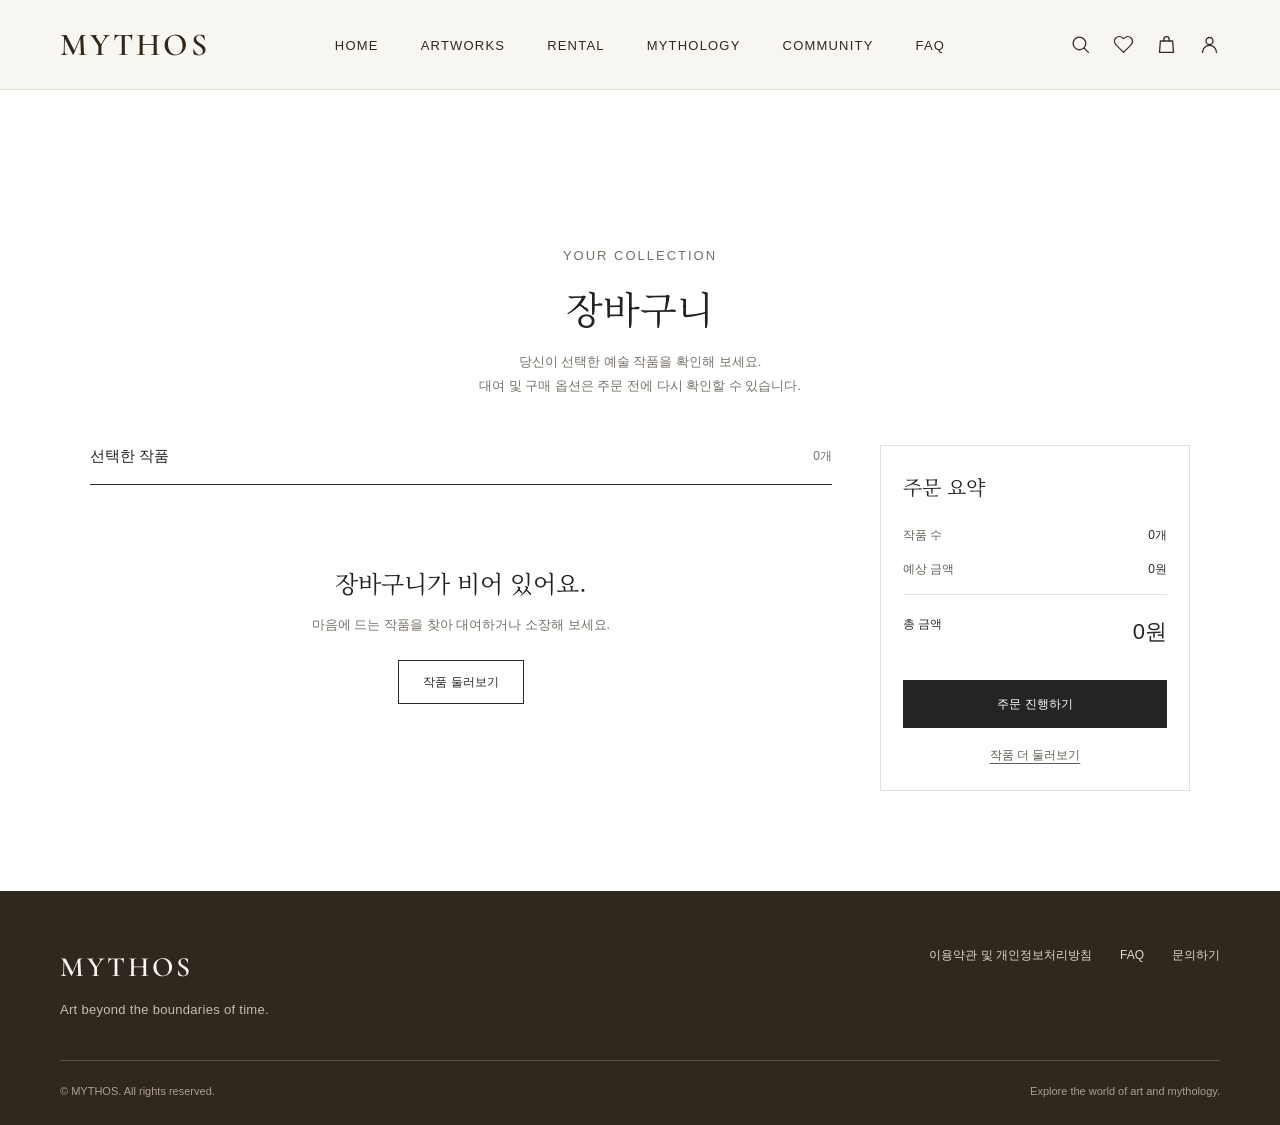
<file: cart.html>
<!DOCTYPE html>
<html lang="ko">

<head>
    <meta charset="UTF-8">
    <meta name="viewport" content="width=device-width, initial-scale=1.0">
    <title>장바구니 | MYTHOS</title>
    <link rel="icon" type="image/svg+xml" href="image/icons/logo.svg">

    <link rel="preconnect" href="https://fonts.googleapis.com">
    <link rel="preconnect" href="https://fonts.gstatic.com" crossorigin>
    <link
        href="https://fonts.googleapis.com/css2?family=Cormorant+Garamond:wght@400;500;600&family=Noto+Sans+KR:wght@300;400;500;600&family=Noto+Serif+KR:wght@300;400;500;600&display=swap"
        rel="stylesheet">

    <link rel="stylesheet" href="css/reset.css">
    <link rel="stylesheet" href="css/common.css">
    <script src="js/common.js" defer></script>

    <style>
        .cart-page {
            width: calc(100% - 48px);
            max-width: 1100px;
            min-height: 65vh;
            margin: 0 auto;
            padding: 140px 0 100px;
        }

        .cart-heading {
            margin-bottom: 48px;
            text-align: center;
        }

        .cart-eyebrow {
            margin-bottom: 12px;
            color: #898276;
            font-size: 11px;
            letter-spacing: 2px;
        }

        .cart-heading h1 {
            font-family: "Noto Serif KR", serif;
            font-size: clamp(28px, 4vw, 38px);
            font-weight: 400;
        }

        .cart-heading p {
            margin-top: 14px;
            color: #777168;
            font-size: 13px;
            line-height: 1.8;
        }

        .cart-content {
            display: grid;
            grid-template-columns: minmax(0, 1fr) 310px;
            gap: 48px;
            align-items: start;
        }

        .cart-list-heading {
            display: flex;
            justify-content: space-between;
            align-items: center;
            gap: 12px;
            padding-bottom: 16px;
            border-bottom: 1px solid #292929;
        }

        .cart-list-heading h2 {
            font-size: 15px;
            font-weight: 500;
        }

        .cart-count {
            color: #777168;
            font-size: 12px;
        }

        .cart-item {
            display: grid;
            grid-template-columns: 120px minmax(0, 1fr);
            gap: 20px;
            padding: 24px 0;
            border-bottom: 1px solid #e5e1d9;
        }

        .cart-item-image {
            display: block;
            width: 120px;
            aspect-ratio: 4 / 5;
            background: #f1efeb;
            object-fit: cover;
        }

        .cart-item-info {
            min-width: 0;
        }

        .cart-item-category {
            margin-bottom: 8px;
            color: #898276;
            font-size: 10px;
            letter-spacing: 1px;
        }

        .cart-item-title {
            margin-bottom: 6px;
            font-family: "Noto Serif KR", serif;
            font-size: 18px;
            font-weight: 400;
        }

        .cart-item-artist {
            margin-bottom: 14px;
            color: #777168;
            font-size: 12px;
        }

        .cart-item-option {
            color: #555047;
            font-size: 12px;
            line-height: 1.8;
        }

        .cart-item-bottom {
            display: flex;
            justify-content: space-between;
            align-items: center;
            flex-wrap: wrap;
            gap: 12px;
            margin-top: 18px;
        }

        .cart-quantity {
            display: flex;
            align-items: center;
            border: 1px solid #d8d5cf;
        }

        .cart-quantity button {
            width: 30px;
            height: 30px;
            border: 0;
            background: #fff;
            cursor: pointer;
        }

        .cart-quantity output {
            min-width: 28px;
            text-align: center;
            font-size: 12px;
        }

        .cart-item-price {
            font-size: 15px;
            font-weight: 500;
        }

        .cart-remove {
            margin-top: 12px;
            padding: 0;
            border: 0;
            background: none;
            color: #898276;
            font-family: inherit;
            font-size: 11px;
            text-decoration: underline;
            text-underline-offset: 3px;
            cursor: pointer;
        }

        .cart-summary {
            position: sticky;
            top: 100px;
            padding: 26px 22px;
            border: 1px solid #e5e1d9;
        }

        .cart-summary h2 {
            margin-bottom: 24px;
            font-family: "Noto Serif KR", serif;
            font-size: 20px;
            font-weight: 400;
        }

        .cart-summary-row {
            display: flex;
            justify-content: space-between;
            gap: 16px;
            margin: 16px 0;
            color: #666159;
            font-size: 12px;
        }

        .cart-summary-row strong {
            color: #292929;
            font-weight: 500;
            text-align: right;
        }

        .cart-summary-total {
            padding-top: 20px;
            border-top: 1px solid #e5e1d9;
        }

        .cart-summary-total span {
            color: #292929;
        }

        .cart-summary-total strong {
            font-size: 22px;
        }

        .cart-checkout {
            width: 100%;
            min-height: 48px;
            margin-top: 16px;
            border: 1px solid #242424;
            background: #242424;
            color: #fff;
            font-family: inherit;
            font-size: 12px;
            cursor: pointer;
        }

        .cart-checkout:hover {
            background: #444;
        }

        .cart-continue {
            display: block;
            margin-top: 18px;
            color: #625d54;
            font-size: 12px;
            text-align: center;
            text-decoration: underline;
            text-underline-offset: 4px;
        }

        .cart-empty {
            padding: 80px 20px;
            text-align: center;
        }

        .cart-empty h2 {
            margin-bottom: 12px;
            font-family: "Noto Serif KR", serif;
            font-size: 24px;
            font-weight: 400;
        }

        .cart-empty p {
            margin-bottom: 24px;
            color: #777168;
            font-size: 13px;
            line-height: 1.8;
        }

        .cart-empty-link {
            display: inline-flex;
            align-items: center;
            justify-content: center;
            min-height: 44px;
            padding: 0 24px;
            border: 1px solid #292929;
            color: #292929;
            font-size: 12px;
            text-decoration: none;
        }

        .cart-message {
            margin-top: 14px;
            color: #625d54;
            font-size: 12px;
            line-height: 1.7;
        }

        @media (max-width: 768px) {
            .cart-page {
                width: calc(100% - 36px);
                padding: 110px 0 64px;
            }

            .cart-heading {
                margin-bottom: 32px;
            }

            .cart-content {
                grid-template-columns: 1fr;
                gap: 28px;
            }

            .cart-summary {
                position: static;
            }

            .cart-item {
                grid-template-columns: 92px minmax(0, 1fr);
                gap: 14px;
            }

            .cart-item-image {
                width: 92px;
            }

            .cart-item-title {
                font-size: 16px;
            }
        }

        @media (max-width: 380px) {
            .cart-item-bottom {
                align-items: flex-start;
                flex-direction: column;
            }
        }
    </style>
</head>

<body>
    <div id="common-header"></div>


    <main class="cart-page">
        <div class="cart-heading">
            <p class="cart-eyebrow">YOUR COLLECTION</p>
            <h1>장바구니</h1>
            <p>
                당신이 선택한 예술 작품을 확인해 보세요.<br>
                대여 및 구매 옵션은 주문 전에 다시 확인할 수 있습니다.
            </p>
        </div>

        <section id="cart-main" aria-label="장바구니 내용">
            <div class="cart-content">
                <div class="cart-list">
                    <div class="cart-list-heading">
                        <h2>선택한 작품</h2>
                        <span class="cart-count" id="cart-count">0개</span>
                    </div>
                    <div id="cart-items"></div>
                </div>

                <aside class="cart-summary">
                    <h2>주문 요약</h2>

                    <div class="cart-summary-row">
                        <span>작품 수</span>
                        <strong id="summary-count">0개</strong>
                    </div>

                    <div class="cart-summary-row">
                        <span>예상 금액</span>
                        <strong id="summary-subtotal">0원</strong>
                    </div>

                    <div class="cart-summary-row cart-summary-total">
                        <span>총 금액</span>
                        <strong id="summary-total">0원</strong>
                    </div>

                    <button type="button" class="cart-checkout" id="cart-checkout">
                        주문 진행하기
                    </button>

                    <p class="cart-message" id="cart-message" role="status" aria-live="polite"></p>

                    <a href="artworks.html" class="cart-continue">작품 더 둘러보기</a>
                </aside>
            </div>
        </section>
    </main>

    <div id="common-footer"></div>

    <script>
        document.addEventListener("DOMContentLoaded", () => {
            const itemsContainer = document.getElementById("cart-items");
            const cartCount = document.getElementById("cart-count");
            const summaryCount = document.getElementById("summary-count");
            const subtotalEl = document.getElementById("summary-subtotal");
            const totalEl = document.getElementById("summary-total");
            const messageEl = document.getElementById("cart-message");
            const checkoutButton = document.getElementById("cart-checkout");

            function won(value) {
                return new Intl.NumberFormat("ko-KR").format(value) + "원";
            }

            function readCart() {
                try {
                    const cart = JSON.parse(localStorage.getItem("mythosCart") || "[]");
                    return Array.isArray(cart) ? cart : [];
                } catch (error) {
                    console.error("장바구니 데이터 읽기 오류:", error);
                    return [];
                }
            }

            function saveCart(cart) {
                localStorage.setItem("mythosCart", JSON.stringify(cart));
            }

            // 기존에 저장된 이미지 경로도 작품 ID에 맞춰 보정
            function getArtworkImagePath(item) {
                const filename = String(item.image || "").trim();

                if (filename && /^https?:\/\//i.test(filename)) {
                    return filename;
                }

                if (filename) {
                    const cleanPath = filename
                        .replace(/^\.\//, "")
                        .replace(/^\/+/, "");

                    if (
                        cleanPath.startsWith("image/") &&
                        !/mythos_\d+\.jpg$/i.test(cleanPath)
                    ) {
                        return cleanPath;
                    }

                    if (
                        !cleanPath.includes("/") &&
                        !/^mythos_\d+\.jpg$/i.test(cleanPath)
                    ) {
                        return `image/${cleanPath}`;
                    }
                }

                const match = String(item.id || "").match(/MYTH-(\d+)/i);
                const number = match ? Number(match[1]) : 1;

                if (number >= 1 && number <= 20) {
                    return `image/artspace${String(number).padStart(2, "0")}.jpg`;
                }

                return "image/artspace01.jpg";
            }

            function getOptionText(item) {
                if (item.action === "rent") {
                    return `대여 · ${item.option}일`;
                }

                return item.option === "original"
                    ? "구매 · 원화 작품"
                    : "구매 · 프린트 작품";
            }

            function getItemTotal(item) {
                return Number(item.unitPrice || 0) * Number(item.quantity || 1);
            }

            function renderCartItem(item, index) {
                const article = document.createElement("article");
                article.className = "cart-item";

                const image = document.createElement("img");
                image.className = "cart-item-image";
                image.src = getArtworkImagePath(item);
                image.alt = item.title || item.id || "작품 이미지";
                image.loading = "lazy";

                image.onerror = function () {
                    this.onerror = null;

                    const match = String(item.id || "").match(/MYTH-(\d+)/i);
                    const number = match ? Number(match[1]) : 1;

                    this.src = number >= 1 && number <= 20
                        ? `image/artspace${String(number).padStart(2, "0")}.jpg`
                        : "image/artspace01.jpg";
                };

                const info = document.createElement("div");
                info.className = "cart-item-info";

                const category = document.createElement("p");
                category.className = "cart-item-category";
                category.textContent = "MYTHOS ART COLLECTION";

                const title = document.createElement("h3");
                title.className = "cart-item-title";
                title.textContent = item.title || item.id || "작품명 없음";

                const artist = document.createElement("p");
                artist.className = "cart-item-artist";
                artist.textContent = item.artist || "작가 정보 없음";

                const option = document.createElement("p");
                option.className = "cart-item-option";
                option.textContent = getOptionText(item);

                const bottom = document.createElement("div");
                bottom.className = "cart-item-bottom";

                const quantity = document.createElement("div");
                quantity.className = "cart-quantity";

                const minus = document.createElement("button");
                minus.type = "button";
                minus.textContent = "−";
                minus.setAttribute("aria-label", "수량 줄이기");

                const quantityOutput = document.createElement("output");
                quantityOutput.textContent = item.quantity || 1;

                const plus = document.createElement("button");
                plus.type = "button";
                plus.textContent = "+";
                plus.setAttribute("aria-label", "수량 늘리기");

                minus.addEventListener("click", () => {
                    const cart = readCart();

                    if (!cart[index]) return;

                    cart[index].quantity = Math.max(
                        1,
                        Number(cart[index].quantity || 1) - 1
                    );

                    cart[index].totalPrice =
                        Number(cart[index].unitPrice || 0) * cart[index].quantity;

                    saveCart(cart);
                    renderCart();
                });

                plus.addEventListener("click", () => {
                    const cart = readCart();

                    if (!cart[index]) return;

                    cart[index].quantity = Math.min(
                        99,
                        Number(cart[index].quantity || 1) + 1
                    );

                    cart[index].totalPrice =
                        Number(cart[index].unitPrice || 0) * cart[index].quantity;

                    saveCart(cart);
                    renderCart();
                });

                quantity.append(minus, quantityOutput, plus);

                const price = document.createElement("strong");
                price.className = "cart-item-price";
                price.textContent = won(getItemTotal(item));

                bottom.append(quantity, price);

                const remove = document.createElement("button");
                remove.type = "button";
                remove.className = "cart-remove";
                remove.textContent = "장바구니에서 삭제";

                remove.addEventListener("click", () => {
                    const cart = readCart();
                    cart.splice(index, 1);
                    saveCart(cart);
                    messageEl.textContent = "작품을 장바구니에서 삭제했습니다.";
                    renderCart();
                });

                info.append(category, title, artist, option, bottom, remove);
                article.append(image, info);

                return article;
            }

            function renderCart() {
                const cart = readCart();

                itemsContainer.innerHTML = "";

                if (cart.length === 0) {
                    const empty = document.createElement("div");
                    empty.className = "cart-empty";

                    const title = document.createElement("h2");
                    title.textContent = "장바구니가 비어 있어요.";

                    const description = document.createElement("p");
                    description.textContent =
                        "마음에 드는 작품을 찾아 대여하거나 소장해 보세요.";

                    const link = document.createElement("a");
                    link.className = "cart-empty-link";
                    link.href = "artworks.html";
                    link.textContent = "작품 둘러보기";

                    empty.append(title, description, link);
                    itemsContainer.appendChild(empty);
                } else {
                    cart.forEach((item, index) => {
                        itemsContainer.appendChild(renderCartItem(item, index));
                    });
                }

                const count = cart.reduce(
                    (sum, item) => sum + Number(item.quantity || 1),
                    0
                );

                const subtotal = cart.reduce(
                    (sum, item) => sum + getItemTotal(item),
                    0
                );

                cartCount.textContent = `${count}개`;
                summaryCount.textContent = `${count}개`;
                subtotalEl.textContent = won(subtotal);
                totalEl.textContent = won(subtotal);
            }

            checkoutButton.addEventListener("click", () => {
                const cart = readCart();

                if (cart.length === 0) {
                    messageEl.textContent = "장바구니에 작품을 먼저 담아 주세요.";
                    return;
                }

                messageEl.textContent =
                    "주문 및 결제 기능은 별도의 주문 시스템 연결이 필요합니다.";
            });

            renderCart();
        });
    </script>
</body>

</html>
</file>
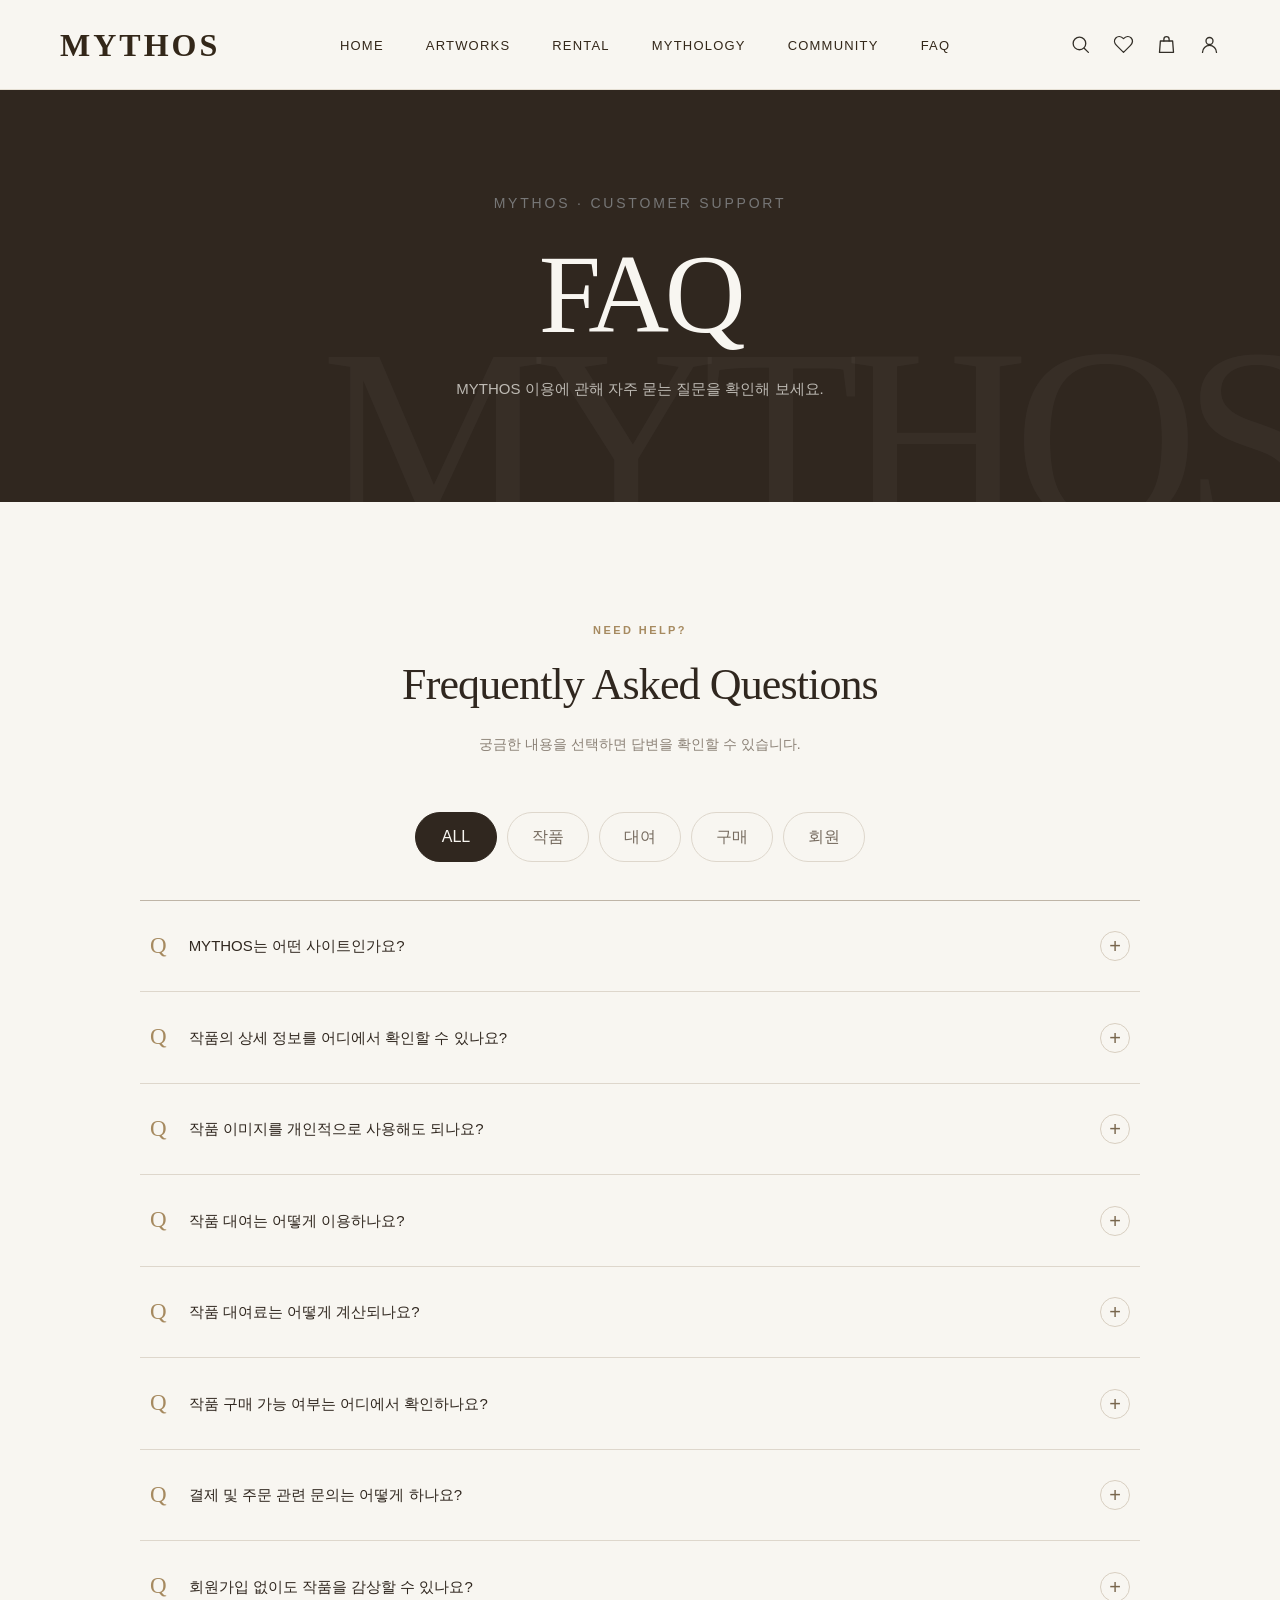
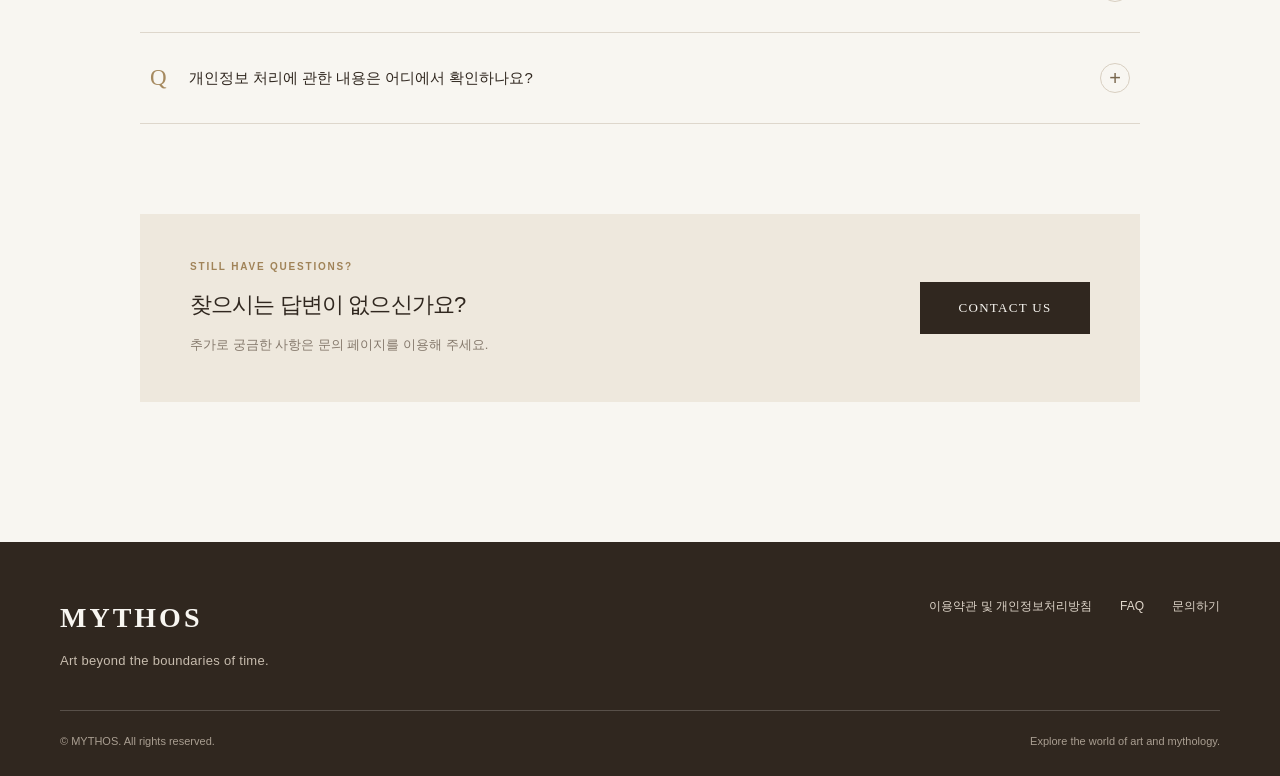
<file: faq.html>
<!DOCTYPE html>
<html lang="ko">

<head>
    <meta charset="UTF-8">
    <meta name="viewport" content="width=device-width, initial-scale=1.0">
    <title>FAQ | MYTHOS</title>
    <link rel="icon" type="image/svg+xml" href="image/icons/logo.svg">

    <link rel="stylesheet" href="css/reset.css">
    <link rel="stylesheet" href="css/common.css">
    <link rel="stylesheet" href="css/subpages.css">
    <link rel="stylesheet" href="css/faq.css">
</head>

<body>

    <!-- HEADER -->
    <div id="common-header"></div>



    <!-- MAIN -->
    <main class="faq-page">

        <!-- HERO -->
        <section class="faq-hero">
            <div class="faq-hero-inner">
                <p class="faq-eyebrow">MYTHOS · CUSTOMER SUPPORT</p>
                <h2>FAQ</h2>
                <p>
                    MYTHOS 이용에 관해 자주 묻는 질문을 확인해 보세요.
                </p>
            </div>
        </section>


        <!-- FAQ CONTENT -->
        <section class="faq-section">
            <div class="faq-inner">

                <div class="faq-heading">
                    <span>NEED HELP?</span>
                    <h3>Frequently Asked Questions</h3>
                    <p>
                        궁금한 내용을 선택하면 답변을 확인할 수 있습니다.
                    </p>
                </div>


                <!-- CATEGORY -->
                <div class="faq-categories">
                    <button type="button" class="faq-category active" data-category="all">
                        ALL
                    </button>
                    <button type="button" class="faq-category" data-category="artwork">
                        작품
                    </button>
                    <button type="button" class="faq-category" data-category="rental">
                        대여
                    </button>
                    <button type="button" class="faq-category" data-category="purchase">
                        구매
                    </button>
                    <button type="button" class="faq-category" data-category="account">
                        회원
                    </button>
                </div>


                <!-- FAQ LIST -->
                <div class="faq-list">

                    <article class="faq-item" data-category="artwork">
                        <button type="button" class="faq-question" aria-expanded="false">
                            <span class="faq-q">Q</span>
                            <span class="faq-question-text">
                                MYTHOS는 어떤 사이트인가요?
                            </span>
                            <span class="faq-toggle">+</span>
                        </button>
                        <div class="faq-answer">
                            <span class="faq-a">A</span>
                            <p>
                                MYTHOS는 그리스 신화와 예술 작품을 연결하여
                                다양한 작품과 작가의 이야기를 소개하는 아트 갤러리입니다.
                                작품 감상부터 대여 및 구매 관련 정보까지 확인할 수 있습니다.
                            </p>
                        </div>
                    </article>


                    <article class="faq-item" data-category="artwork">
                        <button type="button" class="faq-question" aria-expanded="false">
                            <span class="faq-q">Q</span>
                            <span class="faq-question-text">
                                작품의 상세 정보를 어디에서 확인할 수 있나요?
                            </span>
                            <span class="faq-toggle">+</span>
                        </button>
                        <div class="faq-answer">
                            <span class="faq-a">A</span>
                            <p>
                                ARTWORKS 메뉴에서 작품 목록을 확인한 뒤,
                                관심 있는 작품을 선택하면 작품명, 작가, 제작 연도,
                                작품 설명 등의 정보를 확인할 수 있습니다.
                            </p>
                        </div>
                    </article>


                    <article class="faq-item" data-category="artwork">
                        <button type="button" class="faq-question" aria-expanded="false">
                            <span class="faq-q">Q</span>
                            <span class="faq-question-text">
                                작품 이미지를 개인적으로 사용해도 되나요?
                            </span>
                            <span class="faq-toggle">+</span>
                        </button>
                        <div class="faq-answer">
                            <span class="faq-a">A</span>
                            <p>
                                작품 이미지에는 저작권이 적용될 수 있습니다.
                                개인적인 감상을 위한 열람과 별개로 이미지의 복제,
                                배포 또는 상업적 이용 전에는 해당 작품의 권리와
                                이용 조건을 확인해 주세요.
                            </p>
                        </div>
                    </article>


                    <article class="faq-item" data-category="rental">
                        <button type="button" class="faq-question" aria-expanded="false">
                            <span class="faq-q">Q</span>
                            <span class="faq-question-text">
                                작품 대여는 어떻게 이용하나요?
                            </span>
                            <span class="faq-toggle">+</span>
                        </button>
                        <div class="faq-answer">
                            <span class="faq-a">A</span>
                            <p>
                                RENTAL 메뉴에서 대여 가능한 작품과 대여료를 확인할 수 있습니다.
                                실제 대여를 진행할 수 있는 경우에는 안내된 절차와 조건에 따라
                                신청해 주세요.
                            </p>
                        </div>
                    </article>


                    <article class="faq-item" data-category="rental">
                        <button type="button" class="faq-question" aria-expanded="false">
                            <span class="faq-q">Q</span>
                            <span class="faq-question-text">
                                작품 대여료는 어떻게 계산되나요?
                            </span>
                            <span class="faq-toggle">+</span>
                        </button>
                        <div class="faq-answer">
                            <span class="faq-a">A</span>
                            <p>
                                작품별 대여료와 대여 기간에 따라 비용이 달라질 수 있습니다.
                                상세 페이지에 표시된 대여 조건을 확인해 주세요.
                                배송비 및 보증금 등의 추가 비용이 있다면 신청 전에
                                별도로 안내되어야 합니다.
                            </p>
                        </div>
                    </article>


                    <article class="faq-item" data-category="purchase">
                        <button type="button" class="faq-question" aria-expanded="false">
                            <span class="faq-q">Q</span>
                            <span class="faq-question-text">
                                작품 구매 가능 여부는 어디에서 확인하나요?
                            </span>
                            <span class="faq-toggle">+</span>
                        </button>
                        <div class="faq-answer">
                            <span class="faq-a">A</span>
                            <p>
                                ARTWORKS 메뉴에서 작품별 구매 가능 여부와 가격을 확인할 수 있습니다.
                                구매가 불가능한 작품은 별도로 표시될 수 있습니다.
                            </p>
                        </div>
                    </article>


                    <article class="faq-item" data-category="purchase">
                        <button type="button" class="faq-question" aria-expanded="false">
                            <span class="faq-q">Q</span>
                            <span class="faq-question-text">
                                결제 및 주문 관련 문의는 어떻게 하나요?
                            </span>
                            <span class="faq-toggle">+</span>
                        </button>
                        <div class="faq-answer">
                            <span class="faq-a">A</span>
                            <p>
                                실제 주문 및 결제 기능이 제공되는 경우에는 해당 주문 안내를 확인해 주세요.
                                별도의 문의가 필요하다면 COMMUNITY 메뉴를 통해 문의할 수 있습니다.
                            </p>
                        </div>
                    </article>


                    <article class="faq-item" data-category="account">
                        <button type="button" class="faq-question" aria-expanded="false">
                            <span class="faq-q">Q</span>
                            <span class="faq-question-text">
                                회원가입 없이도 작품을 감상할 수 있나요?
                            </span>
                            <span class="faq-toggle">+</span>
                        </button>
                        <div class="faq-answer">
                            <span class="faq-a">A</span>
                            <p>
                                공개된 작품 목록과 상세 정보는 사이트에서 제공하는
                                열람 범위에 따라 확인할 수 있습니다.
                                관심 작품 저장이나 회원 전용 기능은 로그인이 필요할 수 있습니다.
                            </p>
                        </div>
                    </article>


                    <article class="faq-item" data-category="account">
                        <button type="button" class="faq-question" aria-expanded="false">
                            <span class="faq-q">Q</span>
                            <span class="faq-question-text">
                                개인정보 처리에 관한 내용은 어디에서 확인하나요?
                            </span>
                            <span class="faq-toggle">+</span>
                        </button>
                        <div class="faq-answer">
                            <span class="faq-a">A</span>
                            <p>
                                개인정보의 수집 및 이용에 관한 내용은
                                <a href="policy.html#privacy">개인정보처리방침</a>에서 확인할 수 있습니다.
                            </p>
                        </div>
                    </article>

                </div>


                <!-- CONTACT -->
                <div class="faq-contact">
                    <div>
                        <span>STILL HAVE QUESTIONS?</span>
                        <h3>찾으시는 답변이 없으신가요?</h3>
                        <p>
                            추가로 궁금한 사항은 문의 페이지를 이용해 주세요.
                        </p>
                    </div>

                    <a href="community.html" class="faq-contact-btn">
                        CONTACT US
                    </a>
                </div>

            </div>
        </section>

    </main>


    <!-- FOOTER -->
    <div id="common-footer"></div>


    <!-- JAVASCRIPT -->
    <script src="js/common.js"></script>

    <script>
        document.addEventListener("DOMContentLoaded", function () {
            const faqItems = document.querySelectorAll(".faq-item");
            const faqQuestions = document.querySelectorAll(".faq-question");
            const categoryButtons = document.querySelectorAll(".faq-category");

            // 질문 열기 / 닫기
            faqQuestions.forEach(function (question) {
                question.addEventListener("click", function () {
                    const currentItem = question.closest(".faq-item");
                    const isOpen = currentItem.classList.contains("open");

                    faqItems.forEach(function (item) {
                        item.classList.remove("open");

                        const button = item.querySelector(".faq-question");
                        button.setAttribute("aria-expanded", "false");
                    });

                    if (!isOpen) {
                        currentItem.classList.add("open");
                        question.setAttribute("aria-expanded", "true");
                    }
                });
            });

            // 카테고리 필터
            categoryButtons.forEach(function (button) {
                button.addEventListener("click", function () {
                    const selectedCategory = button.dataset.category;

                    categoryButtons.forEach(function (categoryButton) {
                        categoryButton.classList.remove("active");
                    });

                    button.classList.add("active");

                    faqItems.forEach(function (item) {
                        const itemCategory = item.dataset.category;

                        if (
                            selectedCategory === "all" ||
                            itemCategory === selectedCategory
                        ) {
                            item.style.display = "";
                        } else {
                            item.style.display = "none";
                            item.classList.remove("open");

                            const question = item.querySelector(".faq-question");
                            question.setAttribute("aria-expanded", "false");
                        }
                    });
                });
            });
        });
    </script>

</body>

</html>
</file>
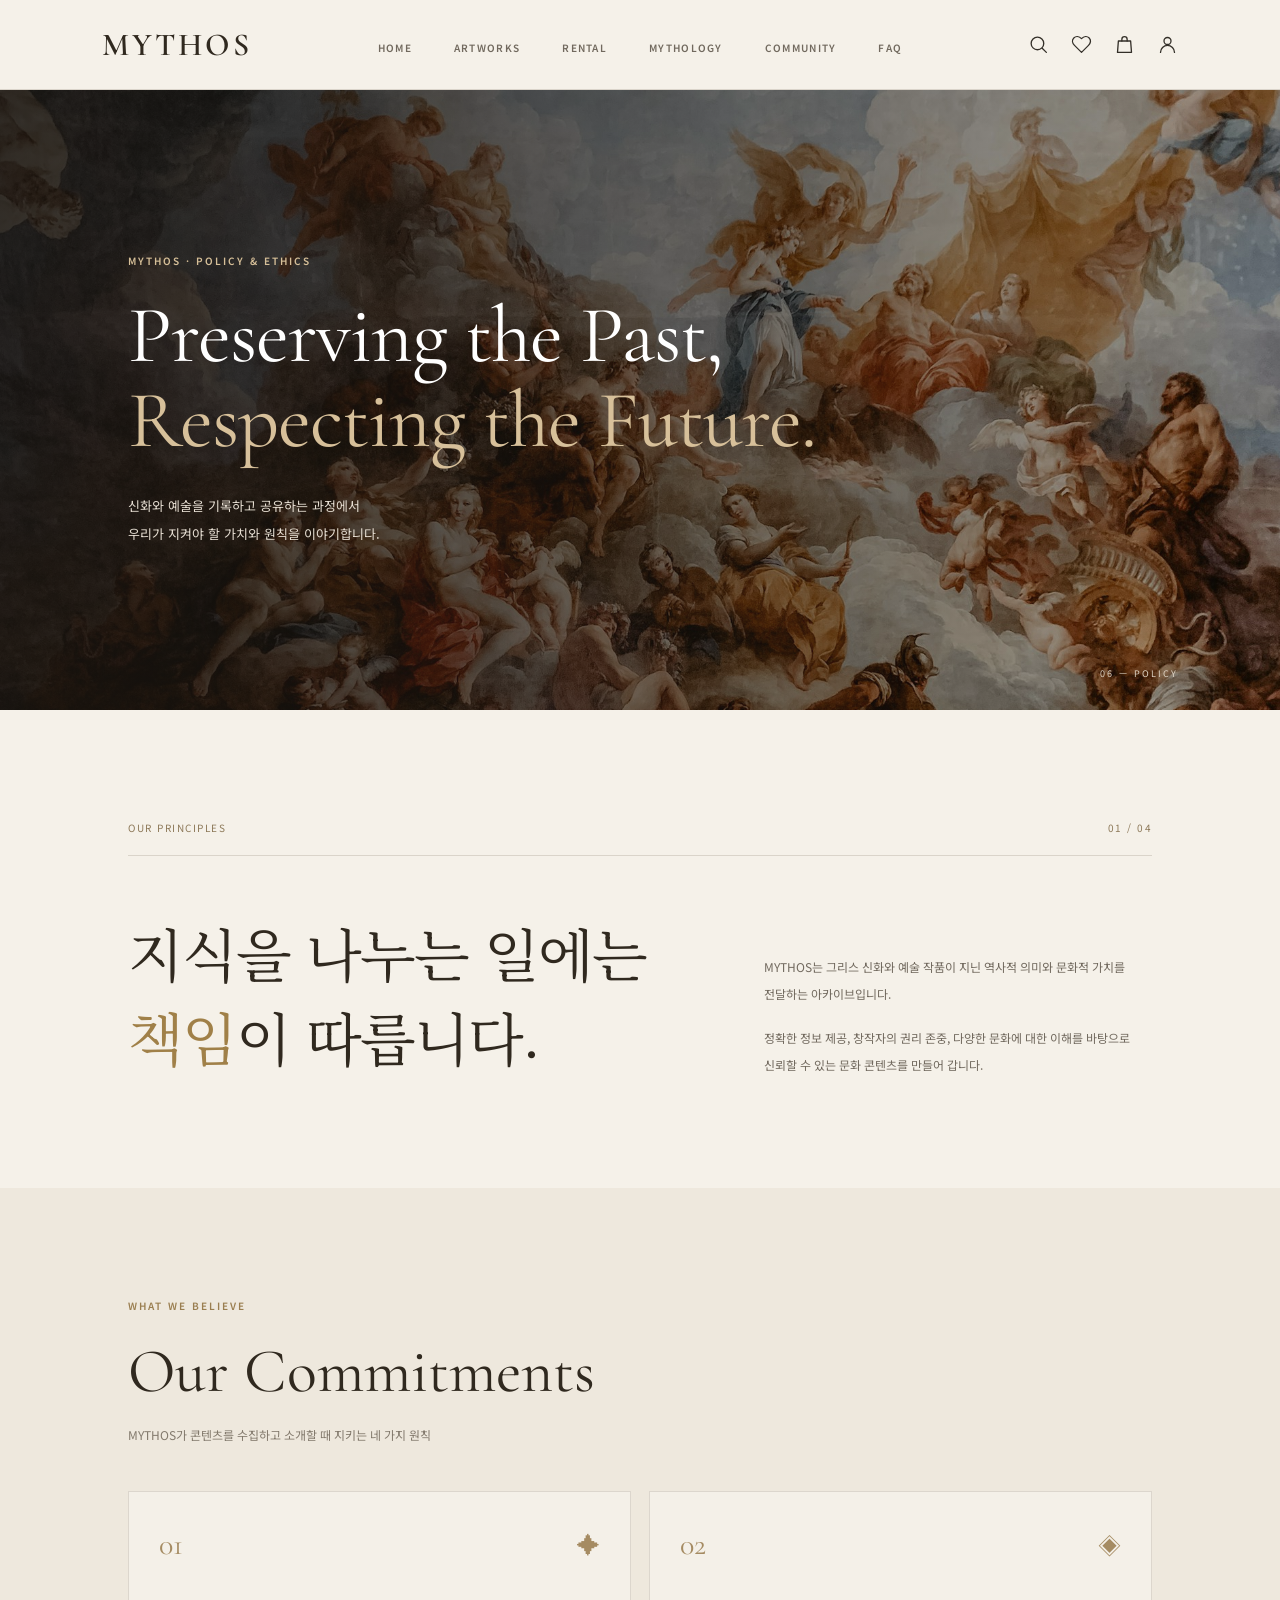
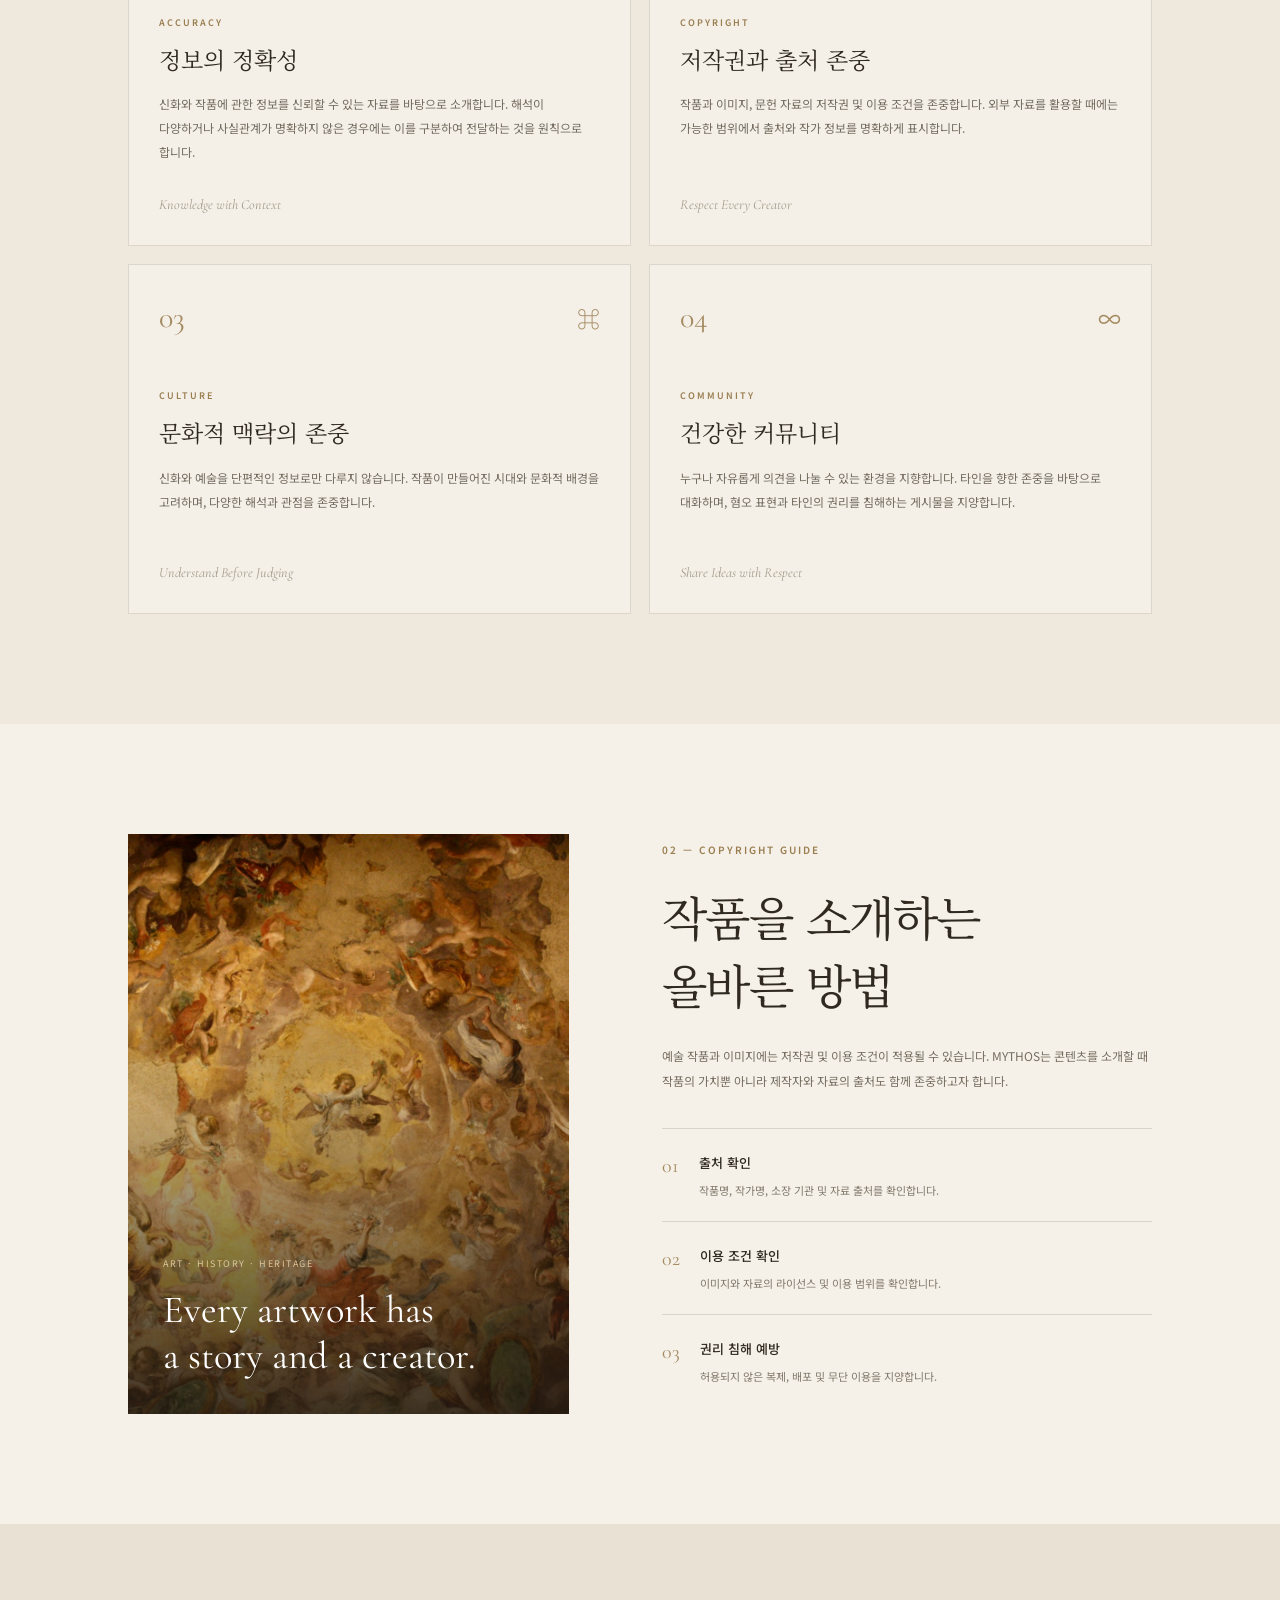
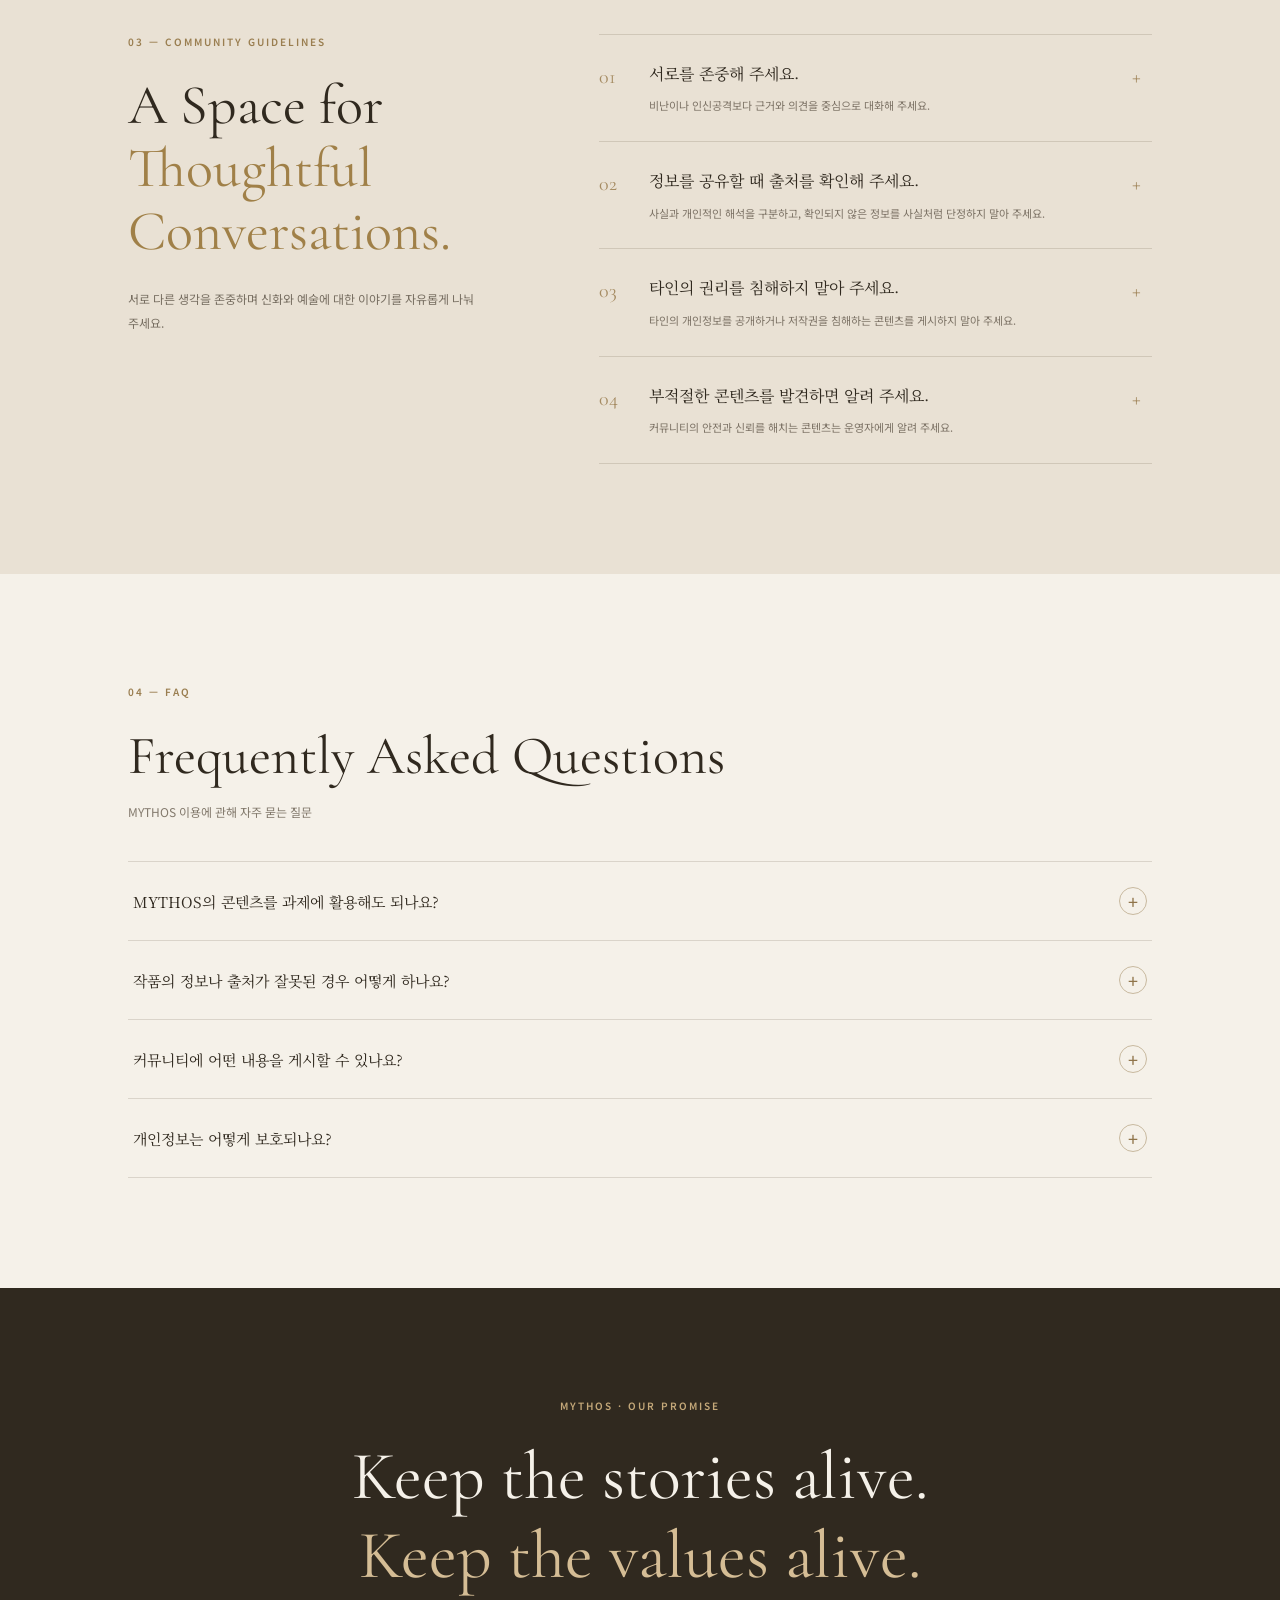
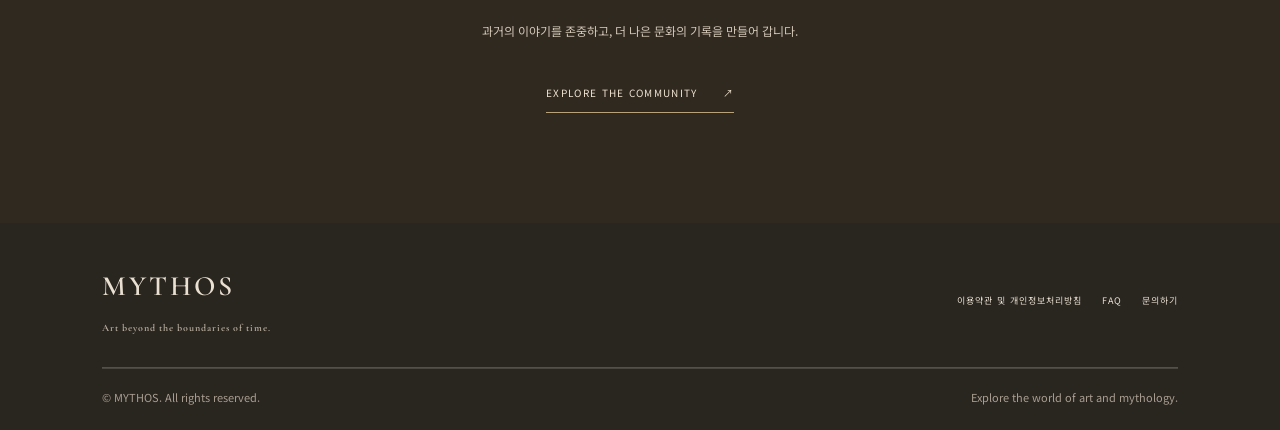
<file: policy.html>
<!DOCTYPE html>
<html lang="ko">

<head>
    <meta charset="UTF-8">
    <meta name="viewport" content="width=device-width, initial-scale=1.0">

    <title>POLICY | MYTHOS</title>
    <link rel="icon" type="image/svg+xml" href="image/icons/logo.svg">

    <link rel="stylesheet" href="css/reset.css">
    <link rel="stylesheet" href="css/common.css">
    <link rel="stylesheet" href="css/policy.css">

    <script src="js/common.js" defer></script>
    <script src="js/policy.js" defer></script>
</head>

<body class="policy-page">

    <!-- HEADER -->
    <div id="common-header"></div>



    <!-- HERO -->
    <main>
        <section class="policy-hero">
            <div class="policy-hero-bg"></div>

            <div class="policy-hero-content">
                <p class="eyebrow">MYTHOS · POLICY & ETHICS</p>

                <h1>
                    Preserving the Past,<br>
                    <em>Respecting the Future.</em>
                </h1>

                <p class="hero-description">
                    신화와 예술을 기록하고 공유하는 과정에서<br>
                    우리가 지켜야 할 가치와 원칙을 이야기합니다.
                </p>
            </div>

            <div class="hero-index">06 — POLICY</div>
        </section>


        <!-- INTRO -->
        <section class="policy-intro section-pad">
            <div class="intro-label">
                <span>OUR PRINCIPLES</span>
                <span>01 / 04</span>
            </div>

            <div class="intro-content">
                <h2>
                    지식을 나누는 일에는<br>
                    <em>책임</em>이 따릅니다.
                </h2>

                <div class="intro-description">
                    <p>
                        MYTHOS는 그리스 신화와 예술 작품이 지닌
                        역사적 의미와 문화적 가치를 전달하는 아카이브입니다.
                    </p>

                    <p>
                        정확한 정보 제공, 창작자의 권리 존중,
                        다양한 문화에 대한 이해를 바탕으로
                        신뢰할 수 있는 문화 콘텐츠를 만들어 갑니다.
                    </p>
                </div>
            </div>
        </section>


        <!-- POLICY CONTENT -->
        <section class="policy-list section-pad">
            <div class="section-heading">
                <p class="eyebrow">WHAT WE BELIEVE</p>
                <h2>Our Commitments</h2>
                <p>
                    MYTHOS가 콘텐츠를 수집하고 소개할 때 지키는 네 가지 원칙
                </p>
            </div>

            <div class="policy-grid">

                <!-- 01 -->
                <article class="policy-card">
                    <div class="policy-card-top">
                        <span class="policy-number">01</span>
                        <span class="policy-symbol">✦</span>
                    </div>

                    <div class="policy-card-content">
                        <span class="policy-category">ACCURACY</span>
                        <h3>정보의 정확성</h3>

                        <p>
                            신화와 작품에 관한 정보를 신뢰할 수 있는 자료를
                            바탕으로 소개합니다. 해석이 다양하거나
                            사실관계가 명확하지 않은 경우에는 이를 구분하여
                            전달하는 것을 원칙으로 합니다.
                        </p>
                    </div>

                    <span class="policy-card-en">
                        Knowledge with Context
                    </span>
                </article>


                <!-- 02 -->
                <article class="policy-card">
                    <div class="policy-card-top">
                        <span class="policy-number">02</span>
                        <span class="policy-symbol">◈</span>
                    </div>

                    <div class="policy-card-content">
                        <span class="policy-category">COPYRIGHT</span>
                        <h3>저작권과 출처 존중</h3>

                        <p>
                            작품과 이미지, 문헌 자료의 저작권 및 이용 조건을
                            존중합니다. 외부 자료를 활용할 때에는 가능한 범위에서
                            출처와 작가 정보를 명확하게 표시합니다.
                        </p>
                    </div>

                    <span class="policy-card-en">
                        Respect Every Creator
                    </span>
                </article>


                <!-- 03 -->
                <article class="policy-card">
                    <div class="policy-card-top">
                        <span class="policy-number">03</span>
                        <span class="policy-symbol">⌘</span>
                    </div>

                    <div class="policy-card-content">
                        <span class="policy-category">CULTURE</span>
                        <h3>문화적 맥락의 존중</h3>

                        <p>
                            신화와 예술을 단편적인 정보로만 다루지 않습니다.
                            작품이 만들어진 시대와 문화적 배경을 고려하며,
                            다양한 해석과 관점을 존중합니다.
                        </p>
                    </div>

                    <span class="policy-card-en">
                        Understand Before Judging
                    </span>
                </article>


                <!-- 04 -->
                <article class="policy-card">
                    <div class="policy-card-top">
                        <span class="policy-number">04</span>
                        <span class="policy-symbol">∞</span>
                    </div>

                    <div class="policy-card-content">
                        <span class="policy-category">COMMUNITY</span>
                        <h3>건강한 커뮤니티</h3>

                        <p>
                            누구나 자유롭게 의견을 나눌 수 있는 환경을 지향합니다.
                            타인을 향한 존중을 바탕으로 대화하며,
                            혐오 표현과 타인의 권리를 침해하는 게시물을 지양합니다.
                        </p>
                    </div>

                    <span class="policy-card-en">
                        Share Ideas with Respect
                    </span>
                </article>

            </div>
        </section>


        <!-- COPYRIGHT GUIDE -->
        <section class="copyright-section section-pad">
            <div class="copyright-image">
                <div class="copyright-image-overlay"></div>

                <div class="copyright-image-text">
                    <span>ART · HISTORY · HERITAGE</span>
                    <p>
                        Every artwork has<br>
                        a story and a creator.
                    </p>
                </div>
            </div>

            <div class="copyright-content">
                <p class="eyebrow">02 — COPYRIGHT GUIDE</p>

                <h2>
                    작품을 소개하는<br>
                    올바른 방법
                </h2>

                <p class="copyright-description">
                    예술 작품과 이미지에는 저작권 및 이용 조건이 적용될 수 있습니다.
                    MYTHOS는 콘텐츠를 소개할 때 작품의 가치뿐 아니라
                    제작자와 자료의 출처도 함께 존중하고자 합니다.
                </p>

                <ul class="copyright-points">
                    <li>
                        <span>01</span>
                        <div>
                            <strong>출처 확인</strong>
                            <p>작품명, 작가명, 소장 기관 및 자료 출처를 확인합니다.</p>
                        </div>
                    </li>

                    <li>
                        <span>02</span>
                        <div>
                            <strong>이용 조건 확인</strong>
                            <p>이미지와 자료의 라이선스 및 이용 범위를 확인합니다.</p>
                        </div>
                    </li>

                    <li>
                        <span>03</span>
                        <div>
                            <strong>권리 침해 예방</strong>
                            <p>허용되지 않은 복제, 배포 및 무단 이용을 지양합니다.</p>
                        </div>
                    </li>
                </ul>
            </div>
        </section>


        <!-- COMMUNITY GUIDELINES -->
        <section class="community-guidelines section-pad">
            <div class="guidelines-heading">
                <p class="eyebrow">03 — COMMUNITY GUIDELINES</p>

                <h2>
                    A Space for<br>
                    <em>Thoughtful Conversations.</em>
                </h2>

                <p>
                    서로 다른 생각을 존중하며 신화와 예술에 대한
                    이야기를 자유롭게 나눠 주세요.
                </p>
            </div>

            <div class="guidelines-list">

                <article class="guideline-item">
                    <span class="guideline-number">01</span>
                    <div>
                        <h3>서로를 존중해 주세요.</h3>
                        <p>
                            비난이나 인신공격보다 근거와 의견을 중심으로
                            대화해 주세요.
                        </p>
                    </div>
                    <span class="guideline-mark">+</span>
                </article>

                <article class="guideline-item">
                    <span class="guideline-number">02</span>
                    <div>
                        <h3>정보를 공유할 때 출처를 확인해 주세요.</h3>
                        <p>
                            사실과 개인적인 해석을 구분하고,
                            확인되지 않은 정보를 사실처럼 단정하지 말아 주세요.
                        </p>
                    </div>
                    <span class="guideline-mark">+</span>
                </article>

                <article class="guideline-item">
                    <span class="guideline-number">03</span>
                    <div>
                        <h3>타인의 권리를 침해하지 말아 주세요.</h3>
                        <p>
                            타인의 개인정보를 공개하거나 저작권을 침해하는
                            콘텐츠를 게시하지 말아 주세요.
                        </p>
                    </div>
                    <span class="guideline-mark">+</span>
                </article>

                <article class="guideline-item">
                    <span class="guideline-number">04</span>
                    <div>
                        <h3>부적절한 콘텐츠를 발견하면 알려 주세요.</h3>
                        <p>
                            커뮤니티의 안전과 신뢰를 해치는 콘텐츠는
                            운영자에게 알려 주세요.
                        </p>
                    </div>
                    <span class="guideline-mark">+</span>
                </article>

            </div>
        </section>


        <!-- FAQ -->
        <section class="policy-faq section-pad">
            <div class="faq-heading">
                <p class="eyebrow">04 — FAQ</p>
                <h2>Frequently Asked Questions</h2>
                <p>MYTHOS 이용에 관해 자주 묻는 질문</p>
            </div>

            <div class="faq-list">

                <article class="faq-item">
                    <button type="button" class="faq-question" aria-expanded="false">
                        <span>MYTHOS의 콘텐츠를 과제에 활용해도 되나요?</span>
                        <span class="faq-icon">+</span>
                    </button>

                    <div class="faq-answer" hidden>
                        <p>
                            콘텐츠별 저작권과 이용 조건을 먼저 확인해 주세요.
                            외부 자료를 인용할 때에는 출처를 표시하고,
                            허용된 범위 안에서 이용해야 합니다.
                        </p>
                    </div>
                </article>

                <article class="faq-item">
                    <button type="button" class="faq-question" aria-expanded="false">
                        <span>작품의 정보나 출처가 잘못된 경우 어떻게 하나요?</span>
                        <span class="faq-icon">+</span>
                    </button>

                    <div class="faq-answer" hidden>
                        <p>
                            작품명, 작가명, 출처 등 수정이 필요한 부분을
                            구체적으로 알려 주세요. 관련 자료를 확인한 뒤
                            수정 필요 여부를 검토할 수 있습니다.
                        </p>
                    </div>
                </article>

                <article class="faq-item">
                    <button type="button" class="faq-question" aria-expanded="false">
                        <span>커뮤니티에 어떤 내용을 게시할 수 있나요?</span>
                        <span class="faq-icon">+</span>
                    </button>

                    <div class="faq-answer" hidden>
                        <p>
                            작품 감상, 신화에 관한 질문, 전시 정보,
                            문화 관련 의견 등을 공유할 수 있습니다.
                            타인의 권리를 침해하거나 다른 이용자에게
                            피해를 주는 콘텐츠는 게시하지 말아 주세요.
                        </p>
                    </div>
                </article>

                <article class="faq-item">
                    <button type="button" class="faq-question" aria-expanded="false">
                        <span>개인정보는 어떻게 보호되나요?</span>
                        <span class="faq-icon">+</span>
                    </button>

                    <div class="faq-answer" hidden>
                        <p>
                            개인정보를 입력할 때에는 필요한 정보인지 확인하고,
                            공개 게시물에 전화번호나 주소 등 민감한 개인 정보를
                            작성하지 않도록 주의해 주세요.
                            실제 서비스의 개인정보 처리 방식은 별도의
                            개인정보 처리방침에서 확인할 수 있어야 합니다.
                        </p>
                    </div>
                </article>

            </div>
        </section>


        <!-- FINAL BANNER -->
        <section class="policy-banner">
            <p class="eyebrow">MYTHOS · OUR PROMISE</p>

            <h2>
                Keep the stories alive.<br>
                <em>Keep the values alive.</em>
            </h2>

            <p>
                과거의 이야기를 존중하고, 더 나은 문화의 기록을 만들어 갑니다.
            </p>

            <a href="community.html">
                EXPLORE THE COMMUNITY <span>↗</span>
            </a>
        </section>

    </main>


    <!-- FOOTER -->
    <div id="common-footer"></div>

</body>

</html>
</file>
<file: css/common.css>
/* ==============================
   COMMON HEADER
============================== */

.header {
    width: 100%;
    height: 90px;
    background-color: #f8f6f1;
    border-bottom: 1px solid #e5dfd3;
    position: relative;
    z-index: 1000;
}

.header-inner {
    width: 100%;
    max-width: 1600px;
    height: 100%;
    margin: 0 auto;
    padding: 0 60px;

    display: flex;
    align-items: center;
    justify-content: space-between;
}

/* LOGO */

.logo a,
.footer-logo a {
    color: #332719;
    font-family: "Cormorant Garamond", serif;
    font-size: 32px;
    font-weight: 600;
    letter-spacing: 3px;
    text-decoration: none;
}

/* GNB */

.gnb ul {
    display: flex;
    align-items: center;
    gap: 42px;
    list-style: none;
}

.gnb a {
    color: #332719;
    font-size: 13px;
    font-weight: 500;
    letter-spacing: 1.2px;
    text-decoration: none;
    transition: color 0.3s ease;
}

.gnb a:hover {
    color: #a78043;
}

/* HEADER ICONS */

.header-icons {
    display: flex;
    align-items: center;
    gap: 22px;
}

.header-icons a {
    width: 21px;
    height: 21px;
    display: flex;
    align-items: center;
    justify-content: center;
}

.header-icons img {
    width: 100%;
    height: 100%;
    object-fit: contain;
    transition: opacity 0.3s ease;
}

.header-icons a:hover img {
    opacity: 0.55;
}

/* MOBILE MENU BUTTON */

.menu-toggle {
    display: none;
    width: 28px;
    height: 24px;
    padding: 0;
    border: none;
    background: none;
    cursor: pointer;
}

.menu-toggle span {
    display: block;
    width: 100%;
    height: 1px;
    margin: 6px 0;
    background-color: #332719;
    transition: 0.3s ease;
}

/* ==============================
   COMMON FOOTER
============================== */

.footer {
    width: 100%;
    background-color: #30271f;
    color: #f8f6f1;
}

.footer-inner {
    max-width: 1600px;
    margin: 0 auto;
    padding: 55px 60px 25px;
}

.footer-top {
    display: flex;
    justify-content: space-between;
    align-items: flex-start;
    gap: 40px;
    padding-bottom: 40px;
    border-bottom: 1px solid rgba(248, 246, 241, 0.2);
}

.footer-logo a {
    color: #f8f6f1;
    font-size: 28px;
}

.footer-logo p {
    margin-top: 12px;
    color: #c7bcae;
    font-size: 13px;
    letter-spacing: 0.3px;
}

.footer-links {
    display: flex;
    align-items: center;
    gap: 28px;
}

.footer-links a {
    color: #e1d8cc;
    font-size: 12px;
    text-decoration: none;
    transition: color 0.3s ease;
}

.footer-links a:hover {
    color: #c8a46b;
}

.footer-bottom {
    display: flex;
    justify-content: space-between;
    align-items: center;
    gap: 20px;
    padding-top: 22px;
}

.footer-bottom p {
    color: #a99e91;
    font-size: 11px;
    line-height: 1.6;
}

/* ==============================
   RESPONSIVE
============================== */

@media (max-width: 1200px) {
    .header-inner {
        padding: 0 35px;
    }

    .gnb ul {
        gap: 25px;
    }

    .header-icons {
        gap: 16px;
    }

    .footer-inner {
        padding-right: 35px;
        padding-left: 35px;
    }
}

@media (max-width: 900px) {
    .header {
        height: 75px;
    }

    .header-inner {
        padding: 0 24px;
    }

    .logo a {
        font-size: 28px;
    }

    .menu-toggle {
        display: block;
        order: 3;
    }

    .header-icons {
        margin-left: auto;
        margin-right: 22px;
    }

    .gnb {
        display: none;
        position: absolute;
        top: 75px;
        left: 0;
        width: 100%;
        padding: 25px 24px;
        background-color: #f8f6f1;
        border-top: 1px solid #e5dfd3;
        box-shadow: 0 10px 20px rgba(0, 0, 0, 0.05);
    }

    .gnb.active {
        display: block;
    }

    .gnb ul {
        flex-direction: column;
        align-items: flex-start;
        gap: 25px;
    }

    .gnb a {
        font-size: 14px;
    }

    .footer-inner {
        padding: 40px 24px 20px;
    }

    .footer-top {
        flex-direction: column;
        gap: 30px;
    }

    .footer-links {
        flex-wrap: wrap;
        gap: 18px 24px;
    }

    .footer-bottom {
        flex-direction: column;
        align-items: flex-start;
        gap: 8px;
    }
}

@media (max-width: 480px) {
    .header {
        height: 68px;
    }

    .header-inner {
        padding: 0 18px;
    }

    .logo a {
        font-size: 25px;
        letter-spacing: 2px;
    }

    .header-icons {
        gap: 13px;
        margin-right: 15px;
    }

    .header-icons a {
        width: 18px;
        height: 18px;
    }

    .menu-toggle {
        width: 24px;
    }

    .gnb {
        top: 68px;
    }

    .footer-logo a {
        font-size: 25px;
    }

    .footer-links {
        flex-direction: column;
        align-items: flex-start;
        gap: 15px;
    }
}

/* ==============================
   LOGIN REQUIRED MODAL
============================== */

.login-modal {
    position: fixed;
    inset: 0;
    z-index: 99999;
    display: flex;
    align-items: center;
    justify-content: center;
    padding: 24px;
    visibility: hidden;
    opacity: 0;
    transition: opacity 0.25s ease, visibility 0.25s ease;
}

.login-modal.is-open {
    visibility: visible;
    opacity: 1;
}

.login-modal-backdrop {
    position: absolute;
    inset: 0;
    background: rgba(24, 21, 17, 0.58);
}

.login-modal-content {
    position: relative;
    z-index: 1;
    width: 100%;
    max-width: 430px;
    padding: 55px 38px 35px;
    background: #fffefa;
    border: 1px solid #ded5c5;
    text-align: center;
    box-sizing: border-box;
    transform: translateY(12px);
    transition: transform 0.25s ease;
}

.login-modal.is-open .login-modal-content {
    transform: translateY(0);
}

.login-modal-close {
    position: absolute;
    top: 14px;
    right: 18px;
    padding: 0;
    border: 0;
    background: transparent;
    color: #777064;
    font-size: 28px;
    cursor: pointer;
}

.login-modal-eyebrow {
    color: #8b7854;
    font-size: 10px;
    letter-spacing: 3px;
}

.login-modal-content h2 {
    margin: 18px 0;
    color: #332719;
    font-family: "Cormorant Garamond", Georgia, serif;
    font-size: 30px;
    font-weight: 500;
    letter-spacing: 1.5px;
}

.login-modal-content p {
    margin-bottom: 28px;
    color: #777064;
    font-size: 13px;
    line-height: 2;
}

.login-modal-button {
    display: flex;
    align-items: center;
    justify-content: center;
    width: 100%;
    min-height: 48px;
    background: #332719;
    color: #fffefa;
    font-size: 13px;
    text-decoration: none;
    box-sizing: border-box;
    transition: background 0.25s ease;
}

.login-modal-button:hover {
    background: #594630;
}

.login-modal-cancel {
    margin-top: 18px;
    padding: 6px 12px;
    border: 0;
    background: transparent;
    color: #898174;
    font-size: 12px;
    cursor: pointer;
}

body.login-modal-open {
    overflow: hidden;
}

/* ==============================
   LOGIN REQUIRED MODAL
============================== */

.login-modal {
    position: fixed;
    inset: 0;
    z-index: 99999;
    display: flex;
    align-items: center;
    justify-content: center;
    padding: 24px;
    box-sizing: border-box;
    visibility: hidden;
    opacity: 0;
    transition: opacity 0.25s ease, visibility 0.25s ease;
}

.login-modal.is-open {
    visibility: visible;
    opacity: 1;
}

.login-modal-backdrop {
    position: absolute;
    inset: 0;
    background: rgba(25, 21, 16, 0.58);
}

.login-modal-content {
    position: relative;
    z-index: 1;
    width: 100%;
    max-width: 430px;
    padding: 52px 36px 32px;
    border: 1px solid #ded5c5;
    background: #fffefa;
    text-align: center;
    box-sizing: border-box;
    transform: translateY(12px);
    transition: transform 0.25s ease;
}

.login-modal.is-open .login-modal-content {
    transform: translateY(0);
}

.login-modal-close {
    position: absolute;
    top: 12px;
    right: 17px;
    border: 0;
    background: transparent;
    color: #777064;
    font-size: 28px;
    cursor: pointer;
}

.login-modal-eyebrow {
    color: #8b7854;
    font-size: 10px;
    letter-spacing: 3px;
}

.login-modal-content h2 {
    margin: 18px 0;
    color: #332719;
    font-family: "Cormorant Garamond", Georgia, serif;
    font-size: 30px;
    font-weight: 500;
    letter-spacing: 1.5px;
}

.login-modal-content p {
    margin: 0 0 28px;
    color: #777064;
    font-size: 13px;
    line-height: 2;
}

.login-modal-button {
    display: flex;
    min-height: 48px;
    align-items: center;
    justify-content: center;
    background: #332719;
    color: #fffefa;
    font-size: 13px;
    text-decoration: none;
    transition: background 0.25s ease;
}

.login-modal-button:hover {
    background: #594630;
}

.login-modal-cancel {
    margin-top: 18px;
    padding: 6px 12px;
    border: 0;
    background: transparent;
    color: #898174;
    font-family: inherit;
    font-size: 12px;
    cursor: pointer;
}

body.login-modal-open {
    overflow: hidden;
}

@media (max-width: 480px) {
    .login-modal-content {
        padding: 48px 24px 28px;
    }

    .login-modal-content h2 {
        font-size: 26px;
    }
}

/* ==============================
   LOGOUT BUTTON
============================== */

.header-logout {
    padding: 8px 14px;
    border: 1px solid #c9bda7;
    background: transparent;
    color: #4a4034;
    font-family: inherit;
    font-size: 12px;
    cursor: pointer;
    transition: background 0.25s ease, color 0.25s ease;
}

.header-logout:hover {
    background: #4a4034;
    color: #fff;
}

.header-logout:disabled {
    opacity: 0.5;
    cursor: wait;
}

.header-logout[hidden],
#login-link[hidden] {
    display: none !important;
}
</file>
<file: css/subpages.css>
/* ========================================
   MYTHOS SUBPAGES CSS
   서브페이지 공통 레이아웃
======================================== */

/* 공통 페이지 영역 */
.artworks-page,
.rental-page,
.mythology-page,
.community-page,
.policy-page,
.faq-page {
    width: 100%;
    min-height: 100vh;
    background-color: #fff;
    color: #222;
}

/* ========================================
   SUBPAGE HERO
======================================== */

.subpage-hero,
.artworks-hero,
.rental-hero,
.mythology-hero,
.community-hero,
.policy-hero,
.faq-hero {
    position: relative;
    display: flex;
    align-items: center;
    justify-content: center;
    min-height: 320px;
    padding: 80px 24px;
    background-color: #f6f4f0;
    text-align: center;
}

.subpage-hero-inner,
.artworks-hero-inner,
.rental-hero-inner,
.mythology-hero-inner,
.community-hero-inner,
.policy-hero-inner,
.faq-hero-inner {
    width: 100%;
    max-width: 1000px;
    margin: 0 auto;
}

.subpage-eyebrow,
.artworks-eyebrow,
.rental-eyebrow,
.mythology-eyebrow,
.community-eyebrow,
.policy-eyebrow,
.faq-eyebrow {
    margin-bottom: 20px;
    color: #9b805b;
    font-size: 11px;
    font-weight: 700;
    letter-spacing: 3px;
    text-transform: uppercase;
}

.subpage-hero h2,
.artworks-hero h2,
.rental-hero h2,
.mythology-hero h2,
.community-hero h2,
.policy-hero h2,
.faq-hero h2 {
    margin-bottom: 20px;
    font-family: Georgia, "Times New Roman", serif;
    font-size: clamp(38px, 5vw, 68px);
    font-weight: 500;
    letter-spacing: 1px;
    line-height: 1.1;
}

.subpage-hero p,
.artworks-hero p,
.rental-hero p,
.mythology-hero p,
.community-hero p,
.policy-hero p,
.faq-hero p {
    color: #777;
    font-size: 14px;
    line-height: 1.9;
}


/* ========================================
   SUBPAGE CONTENT
======================================== */

.subpage-section,
.artworks-section,
.rental-section,
.mythology-section,
.community-section,
.policy-section,
.faq-section {
    padding: 100px 0;
}

.subpage-inner,
.artworks-inner,
.rental-inner,
.mythology-inner,
.community-inner,
.policy-inner,
.faq-inner {
    width: min(1200px, calc(100% - 80px));
    margin: 0 auto;
}


/* ========================================
   SECTION HEADING
======================================== */

.subpage-heading,
.artworks-heading,
.rental-heading,
.mythology-heading,
.community-heading,
.faq-heading {
    margin-bottom: 45px;
}

.subpage-heading>span,
.artworks-heading>span,
.rental-heading>span,
.mythology-heading>span,
.community-heading>span,
.faq-heading>span {
    display: block;
    margin-bottom: 12px;
    color: #9b805b;
    font-size: 11px;
    font-weight: 700;
    letter-spacing: 2px;
    text-transform: uppercase;
}

.subpage-heading h3,
.artworks-heading h3,
.rental-heading h3,
.mythology-heading h3,
.community-heading h3,
.faq-heading h3 {
    margin-bottom: 14px;
    font-family: Georgia, "Times New Roman", serif;
    font-size: clamp(25px, 3vw, 38px);
    font-weight: 500;
    line-height: 1.3;
}

.subpage-heading p,
.artworks-heading p,
.rental-heading p,
.mythology-heading p,
.community-heading p,
.faq-heading p {
    color: #777;
    font-size: 14px;
    line-height: 1.8;
}


/* ========================================
   BREADCRUMB
======================================== */

.breadcrumb {
    display: flex;
    align-items: center;
    flex-wrap: wrap;
    gap: 10px;
    padding: 22px 0;
    color: #888;
    font-size: 12px;
}

.breadcrumb a:hover {
    color: #222;
}

.breadcrumb .separator {
    color: #ccc;
}

.breadcrumb .current {
    color: #222;
}


/* ========================================
   COMMON GRID
======================================== */

.subpage-grid {
    display: grid;
    grid-template-columns: repeat(3, minmax(0, 1fr));
    gap: 35px 24px;
}

.subpage-grid.two-column {
    grid-template-columns: repeat(2, minmax(0, 1fr));
}

.subpage-grid.four-column {
    grid-template-columns: repeat(4, minmax(0, 1fr));
}


/* ========================================
   COMMON CARD
======================================== */

.subpage-card {
    min-width: 0;
    background-color: #fff;
}

.subpage-card-image {
    overflow: hidden;
    background-color: #f5f5f5;
}

.subpage-card-image img {
    display: block;
    width: 100%;
    aspect-ratio: 4 / 5;
    object-fit: cover;
    transition: transform 0.5s ease;
}

.subpage-card:hover .subpage-card-image img {
    transform: scale(1.04);
}

.subpage-card-content {
    padding: 18px 0;
}

.subpage-card-category {
    display: block;
    margin-bottom: 8px;
    color: #9b805b;
    font-size: 11px;
    letter-spacing: 1px;
}

.subpage-card-title {
    margin-bottom: 8px;
    font-size: 17px;
    font-weight: 600;
    line-height: 1.5;
}

.subpage-card-description {
    color: #777;
    font-size: 13px;
    line-height: 1.8;
}


/* ========================================
   COMMON FILTER
======================================== */

.subpage-filter {
    display: flex;
    align-items: center;
    flex-wrap: wrap;
    gap: 10px;
    margin-bottom: 35px;
}

.subpage-filter button {
    min-height: 40px;
    padding: 10px 20px;
    border: 1px solid #ddd;
    background-color: #fff;
    color: #666;
    font-size: 12px;
}

.subpage-filter button:hover,
.subpage-filter button.active {
    border-color: #222;
    background-color: #222;
    color: #fff;
}


/* ========================================
   COMMON SEARCH
======================================== */

.subpage-search {
    display: flex;
    align-items: center;
    width: 100%;
    max-width: 400px;
    height: 46px;
    border-bottom: 1px solid #222;
}

.subpage-search input {
    width: 100%;
    height: 100%;
    padding: 0 10px;
    border: 0;
    background: transparent;
    font-size: 13px;
    outline: none;
}

.subpage-search button {
    display: flex;
    align-items: center;
    justify-content: center;
    width: 46px;
    height: 100%;
    flex-shrink: 0;
}


/* ========================================
   COMMON PAGINATION
======================================== */

.pagination {
    display: flex;
    align-items: center;
    justify-content: center;
    gap: 8px;
    margin-top: 60px;
}

.pagination button,
.pagination a {
    display: flex;
    align-items: center;
    justify-content: center;
    min-width: 36px;
    height: 36px;
    padding: 0 10px;
    border: 1px solid transparent;
    color: #777;
    font-size: 12px;
}

.pagination button:hover,
.pagination a:hover,
.pagination .active {
    border-color: #222;
    color: #222;
}


/* ========================================
   COMMON EMPTY STATE
======================================== */

.subpage-empty {
    grid-column: 1 / -1;
    padding: 80px 20px;
    color: #888;
    font-size: 14px;
    line-height: 1.8;
    text-align: center;
}


/* ========================================
   COMMON CONTENT BOX
======================================== */

.subpage-box {
    padding: 30px;
    border: 1px solid #e5e5e5;
    background-color: #fff;
}

.subpage-box h4 {
    margin-bottom: 15px;
    font-size: 18px;
    font-weight: 600;
}

.subpage-box p {
    color: #777;
    font-size: 14px;
    line-height: 1.9;
}


/* ========================================
   RESPONSIVE : TABLET
======================================== */

@media (max-width: 1024px) {

    .subpage-hero,
    .artworks-hero,
    .rental-hero,
    .mythology-hero,
    .community-hero,
    .policy-hero,
    .faq-hero {
        min-height: 280px;
        padding: 70px 24px;
    }

    .subpage-section,
    .artworks-section,
    .rental-section,
    .mythology-section,
    .community-section,
    .policy-section,
    .faq-section {
        padding: 75px 0;
    }

    .subpage-inner,
    .artworks-inner,
    .rental-inner,
    .mythology-inner,
    .community-inner,
    .policy-inner,
    .faq-inner {
        width: calc(100% - 48px);
    }

    .subpage-grid.four-column {
        grid-template-columns: repeat(3, minmax(0, 1fr));
    }

    .subpage-grid {
        gap: 28px 20px;
    }
}


/* ========================================
   RESPONSIVE : MOBILE
======================================== */

@media (max-width: 768px) {

    .subpage-hero,
    .artworks-hero,
    .rental-hero,
    .mythology-hero,
    .community-hero,
    .policy-hero,
    .faq-hero {
        min-height: 230px;
        padding: 55px 20px;
    }

    .subpage-eyebrow,
    .artworks-eyebrow,
    .rental-eyebrow,
    .mythology-eyebrow,
    .community-eyebrow,
    .policy-eyebrow,
    .faq-eyebrow {
        margin-bottom: 14px;
        font-size: 10px;
        letter-spacing: 2px;
    }

    .subpage-hero h2,
    .artworks-hero h2,
    .rental-hero h2,
    .mythology-hero h2,
    .community-hero h2,
    .policy-hero h2,
    .faq-hero h2 {
        margin-bottom: 14px;
        font-size: 42px;
    }

    .subpage-hero p,
    .artworks-hero p,
    .rental-hero p,
    .mythology-hero p,
    .community-hero p,
    .policy-hero p,
    .faq-hero p {
        font-size: 13px;
    }

    .subpage-section,
    .artworks-section,
    .rental-section,
    .mythology-section,
    .community-section,
    .policy-section,
    .faq-section {
        padding: 55px 0;
    }

    .subpage-inner,
    .artworks-inner,
    .rental-inner,
    .mythology-inner,
    .community-inner,
    .policy-inner,
    .faq-inner {
        width: calc(100% - 32px);
    }

    .subpage-heading,
    .artworks-heading,
    .rental-heading,
    .mythology-heading,
    .community-heading,
    .faq-heading {
        margin-bottom: 30px;
    }

    .subpage-grid,
    .subpage-grid.two-column {
        grid-template-columns: repeat(2, minmax(0, 1fr));
        gap: 28px 14px;
    }

    .subpage-grid.four-column {
        grid-template-columns: repeat(2, minmax(0, 1fr));
    }

    .subpage-card-content {
        padding: 13px 0;
    }

    .subpage-card-title {
        font-size: 14px;
    }

    .subpage-card-description {
        font-size: 12px;
    }

    .subpage-filter {
        gap: 8px;
        margin-bottom: 25px;
    }

    .subpage-filter button {
        min-height: 36px;
        padding: 8px 14px;
        font-size: 11px;
    }

    .subpage-search {
        max-width: none;
    }

    .pagination {
        gap: 3px;
        margin-top: 40px;
    }

    .subpage-box {
        padding: 22px;
    }
}


/* ========================================
   RESPONSIVE : SMALL MOBILE
======================================== */

@media (max-width: 420px) {

    .subpage-grid,
    .subpage-grid.two-column,
    .subpage-grid.four-column {
        grid-template-columns: 1fr;
    }

    .subpage-card-image img {
        aspect-ratio: 4 / 4.5;
    }

    .subpage-filter button {
        padding: 8px 12px;
    }
}
</file>
<file: css/faq.css>
/* ========================================
   FAQ PAGE
======================================== */

.faq-page {
    background-color: #f8f6f1;
    color: #30271f;
    overflow: hidden;
}

.faq-page * {
    box-sizing: border-box;
}

.faq-page a {
    color: inherit;
    text-decoration: none;
}

.faq-page button {
    font: inherit;
}

/* ========================================
   HERO
======================================== */

.faq-hero {
    position: relative;
    display: flex;
    align-items: center;
    min-height: 380px;
    padding: 100px 8%;
    background-color: #30271f;
    color: #f8f6f1;
    overflow: hidden;
}

.faq-hero::before {
    content: "MYTHOS";
    position: absolute;
    right: -30px;
    bottom: -65px;
    font-family: "Cormorant Garamond", serif;
    font-size: clamp(120px, 20vw, 280px);
    font-weight: 500;
    letter-spacing: -0.06em;
    line-height: 1;
    color: rgba(255, 255, 255, 0.035);
    pointer-events: none;
}

.faq-hero-inner {
    position: relative;
    z-index: 1;
    width: 100%;
    max-width: 1240px;
    margin: 0 auto;
}

.faq-eyebrow {
    margin-bottom: 24px;
    color: #c4a574;
    font-size: 12px;
    font-weight: 500;
    letter-spacing: 0.2em;
}

.faq-hero h2 {
    margin: 0 0 20px;
    font-family: "Cormorant Garamond", serif;
    font-size: clamp(64px, 9vw, 112px);
    font-weight: 400;
    letter-spacing: -0.04em;
    line-height: 0.95;
}

.faq-hero-inner>p:last-child {
    margin-top: 28px;
    color: rgba(248, 246, 241, 0.7);
    font-size: 15px;
    line-height: 1.8;
}

/* ========================================
   FAQ SECTION
======================================== */

.faq-section {
    padding: 120px 8% 140px;
}

.faq-inner {
    width: 100%;
    max-width: 1000px;
    margin: 0 auto;
}

/* Section heading */

.faq-heading {
    margin-bottom: 55px;
    text-align: center;
}

.faq-heading>span {
    display: block;
    margin-bottom: 18px;
    color: #a68a60;
    font-size: 11px;
    font-weight: 600;
    letter-spacing: 0.22em;
}

.faq-heading h3 {
    margin: 0;
    font-family: "Cormorant Garamond", serif;
    font-size: clamp(30px, 4vw, 44px);
    font-weight: 500;
    letter-spacing: -0.02em;
}

.faq-heading p {
    margin-top: 18px;
    color: #8b8176;
    font-size: 14px;
    line-height: 1.8;
}

/* ========================================
   CATEGORY FILTER
======================================== */

.faq-categories {
    display: flex;
    justify-content: center;
    flex-wrap: wrap;
    gap: 10px;
    margin-bottom: 38px;
}

.faq-category {
    min-width: 82px;
    padding: 12px 22px;
    border: 1px solid #ded7cc;
    border-radius: 50px;
    background-color: transparent;
    color: #766b5f;
    font-size: 13px;
    cursor: pointer;
    transition:
        background-color 0.3s ease,
        color 0.3s ease,
        border-color 0.3s ease;
}

.faq-category:hover {
    border-color: #8d7554;
    color: #30271f;
}

.faq-category.active {
    border-color: #30271f;
    background-color: #30271f;
    color: #f8f6f1;
}

/* ========================================
   FAQ LIST
======================================== */

.faq-list {
    border-top: 1px solid #bfb5a7;
}

.faq-item {
    border-bottom: 1px solid #ded7cc;
}

/* Question */

.faq-question {
    display: flex;
    align-items: center;
    gap: 22px;
    width: 100%;
    padding: 28px 10px;
    border: none;
    background: transparent;
    color: #30271f;
    text-align: left;
    cursor: pointer;
    transition: background-color 0.3s ease;
}

.faq-question:hover {
    background-color: rgba(166, 138, 96, 0.06);
}

.faq-q {
    flex-shrink: 0;
    color: #a68a60;
    font-family: "Cormorant Garamond", serif;
    font-size: 23px;
    font-weight: 500;
}

.faq-question-text {
    flex: 1;
    font-size: 15px;
    font-weight: 500;
    line-height: 1.7;
}

.faq-toggle {
    display: flex;
    flex-shrink: 0;
    align-items: center;
    justify-content: center;
    width: 30px;
    height: 30px;
    border: 1px solid #d8cfc1;
    border-radius: 50%;
    color: #78664d;
    font-size: 20px;
    font-weight: 300;
    transition:
        transform 0.3s ease,
        background-color 0.3s ease,
        color 0.3s ease;
}

/* Open question */

.faq-item.open .faq-question {
    background-color: rgba(166, 138, 96, 0.06);
}

.faq-item.open .faq-toggle {
    transform: rotate(45deg);
    border-color: #30271f;
    background-color: #30271f;
    color: #f8f6f1;
}

/* Answer */

.faq-answer {
    display: flex;
    align-items: flex-start;
    gap: 22px;
    padding: 0 60px 30px 10px;
    animation: faqAnswerIn 0.3s ease;
}

.faq-item:not(.open) .faq-answer {
    display: none;
}

.faq-a {
    flex-shrink: 0;
    color: #a68a60;
    font-family: "Cormorant Garamond", serif;
    font-size: 23px;
    font-weight: 500;
}

.faq-answer p {
    margin: 3px 0 0;
    color: #82776a;
    font-size: 14px;
    line-height: 2;
    word-break: keep-all;
}

.faq-answer p a {
    color: #8d7049;
    text-decoration: underline;
    text-underline-offset: 4px;
    transition: color 0.3s ease;
}

.faq-answer p a:hover {
    color: #30271f;
}

@keyframes faqAnswerIn {
    from {
        opacity: 0;
        transform: translateY(-5px);
    }

    to {
        opacity: 1;
        transform: translateY(0);
    }
}

/* ========================================
   CONTACT BOX
======================================== */

.faq-contact {
    display: flex;
    align-items: center;
    justify-content: space-between;
    gap: 35px;
    margin-top: 90px;
    padding: 45px 50px;
    background-color: #eee8dd;
}

.faq-contact>div>span {
    display: block;
    margin-bottom: 14px;
    color: #a08358;
    font-size: 10px;
    font-weight: 600;
    letter-spacing: 0.18em;
}

.faq-contact h3 {
    margin: 0;
    font-size: 22px;
    font-weight: 500;
    line-height: 1.5;
    letter-spacing: -0.04em;
}

.faq-contact p {
    margin-top: 12px;
    color: #85796c;
    font-size: 13px;
    line-height: 1.8;
}

.faq-contact-btn {
    display: inline-flex;
    flex-shrink: 0;
    align-items: center;
    justify-content: center;
    min-width: 170px;
    min-height: 52px;
    padding: 15px 25px;
    border: 1px solid #30271f;
    background-color: #30271f;
    color: #f8f6f1 !important;
    font-family: "Cormorant Garamond", serif;
    font-size: 13px;
    letter-spacing: 0.1em;
    transition:
        background-color 0.3s ease,
        color 0.3s ease;
}

.faq-contact-btn:hover {
    background-color: transparent;
    color: #30271f !important;
}


/* ========================================
   ACCESSIBILITY
======================================== */

.faq-category:focus-visible,
.faq-question:focus-visible,
.faq-contact-btn:focus-visible {
    outline: 2px solid #a68a60;
    outline-offset: 4px;
}
</file>
<file: css/policy.css>
@import url('https://fonts.googleapis.com/css2?family=Cormorant+Garamond:wght@400;500;600;700&family=Noto+Sans+KR:wght@300;400;500;600&family=Noto+Serif+KR:wght@300;400;500&display=swap');

/* ========================================
   POLICY : BASIC
======================================== */

.policy-page {
    --paper: #f5f1e9;
    --ink: #30291f;
    --gold: #a08048;
    --muted: #82796c;
    --line: rgba(75, 61, 42, 0.16);

    margin: 0;
    background: var(--paper);
    color: var(--ink);
    font-family: "Noto Sans KR", sans-serif;
}

.policy-page *,
.policy-page *::before,
.policy-page *::after {
    box-sizing: border-box;
}

.policy-page a {
    color: inherit;
    text-decoration: none;
}

.policy-page button {
    font: inherit;
    cursor: pointer;
}

.policy-page .section-pad {
    padding: 110px 10%;
}

.policy-page .eyebrow {
    margin: 0 0 25px;
    color: #9a7e50;
    font-size: 10px;
    font-weight: 600;
    letter-spacing: 2px;
}


/* ========================================
   HEADER
======================================== */

.policy-page .header {
    position: relative;
    z-index: 20;
    background: var(--paper);
    border-bottom: 1px solid var(--line);
}

.policy-page .header-inner {
    display: flex;
    align-items: center;
    justify-content: space-between;
    gap: 25px;
    min-height: 84px;
    padding: 0 8%;
}

.policy-page .logo,
.policy-page .footer-logo {
    font-family: "Cormorant Garamond", serif;
    font-size: 28px;
    font-weight: 700;
    letter-spacing: 3px;
}

.policy-page .gnb {
    display: flex;
    align-items: center;
    gap: clamp(15px, 2.5vw, 36px);
}

.policy-page .gnb a {
    color: #71695e;
    font-size: 10px;
    font-weight: 600;
    letter-spacing: 1.3px;
    transition: color 0.3s;
}

.policy-page .gnb a:hover,
.policy-page .gnb a.active {
    color: var(--gold);
}

.policy-page .menu-toggle {
    display: none;
}


/* ========================================
   HERO
======================================== */

.policy-page .policy-hero {
    position: relative;
    display: flex;
    align-items: center;
    min-height: 620px;
    padding: 100px 10%;
    overflow: hidden;
    color: #fff;
    background: #383027;
}

.policy-page .policy-hero-bg {
    position: absolute;
    inset: 0;

    background:
        linear-gradient(90deg,
            rgba(24, 20, 16, 0.84),
            rgba(24, 20, 16, 0.42) 65%,
            rgba(24, 20, 16, 0.12)),
        url("../image/artspace01.jpg") center 42% / cover no-repeat;

    transform: scale(1.02);
}

.policy-page .policy-hero-content {
    position: relative;
    z-index: 1;
}

.policy-page .policy-hero .eyebrow {
    color: #d6bf98;
}

.policy-page .policy-hero h1 {
    margin: 0;
    font-family: "Cormorant Garamond", serif;
    font-size: clamp(44px, 6.3vw, 82px);
    font-weight: 400;
    line-height: 1.05;
    letter-spacing: -1px;
}

.policy-page .policy-hero h1 em {
    color: #d7c09a;
    font-weight: 400;
}

.policy-page .hero-description {
    margin: 30px 0 0;
    color: #e7dfd3;
    font-size: 13px;
    line-height: 2.1;
}

.policy-page .hero-index {
    position: absolute;
    right: 8%;
    bottom: 30px;
    z-index: 1;
    color: #ded4c5;
    font-size: 9px;
    letter-spacing: 2px;
}


/* ========================================
   INTRO
======================================== */

.policy-page .policy-intro {
    background: var(--paper);
}

.policy-page .intro-label {
    display: flex;
    justify-content: space-between;
    gap: 20px;
    padding-bottom: 20px;
    border-bottom: 1px solid var(--line);
    color: #8d7959;
    font-size: 10px;
    letter-spacing: 1.5px;
}

.policy-page .intro-content {
    display: grid;
    grid-template-columns: 1.1fr 0.8fr;
    align-items: end;
    gap: 10%;
    padding-top: 55px;
}

.policy-page .intro-content h2 {
    margin: 0;
    font-family: "Noto Serif KR", serif;
    font-size: clamp(35px, 4.5vw, 58px);
    font-weight: 400;
    line-height: 1.45;
    letter-spacing: -2px;
}

.policy-page .intro-content h2 em {
    color: var(--gold);
    font-style: normal;
}

.policy-page .intro-description {
    color: #71695e;
    font-size: 12px;
    line-height: 2.2;
}

.policy-page .intro-description p {
    margin: 0;
}

.policy-page .intro-description p+p {
    margin-top: 18px;
}


/* ========================================
   POLICY LIST
======================================== */

.policy-page .policy-list {
    background: #eee8dd;
}

.policy-page .section-heading {
    margin-bottom: 45px;
}

.policy-page .section-heading h2 {
    margin: 0;
    font-family: "Cormorant Garamond", serif;
    font-size: clamp(40px, 5vw, 62px);
    font-weight: 400;
    line-height: 1.1;
}

.policy-page .section-heading>p:last-child {
    margin: 18px 0 0;
    color: var(--muted);
    font-size: 12px;
    line-height: 1.8;
}

.policy-page .policy-grid {
    display: grid;
    grid-template-columns: repeat(2, minmax(0, 1fr));
    gap: 18px;
}

.policy-page .policy-card {
    display: flex;
    flex-direction: column;
    min-height: 350px;
    padding: 30px;
    border: 1px solid rgba(75, 61, 42, 0.14);
    background: rgba(250, 247, 241, 0.58);
    transition:
        background 0.3s,
        transform 0.3s,
        border-color 0.3s;
}

.policy-page .policy-card:hover {
    transform: translateY(-5px);
    border-color: rgba(160, 128, 72, 0.55);
    background: #fbf8f2;
}

.policy-page .policy-card-top {
    display: flex;
    align-items: center;
    justify-content: space-between;
    margin-bottom: 40px;
}

.policy-page .policy-number {
    color: #a58b62;
    font-family: "Cormorant Garamond", serif;
    font-size: 30px;
}

.policy-page .policy-symbol {
    color: #a58b62;
    font-size: 23px;
}

.policy-page .policy-category {
    color: #9a7e50;
    font-size: 9px;
    font-weight: 600;
    letter-spacing: 2px;
}

.policy-page .policy-card-content h3 {
    margin: 12px 0 15px;
    font-family: "Noto Serif KR", serif;
    font-size: 23px;
    font-weight: 400;
}

.policy-page .policy-card-content p {
    margin: 0;
    color: #746b5f;
    font-size: 12px;
    line-height: 2;
    word-break: keep-all;
}

.policy-page .policy-card-en {
    margin-top: auto;
    padding-top: 30px;
    color: #a49a8a;
    font-family: "Cormorant Garamond", serif;
    font-size: 14px;
    font-style: italic;
}


/* ========================================
   COPYRIGHT GUIDE
======================================== */

.policy-page .copyright-section {
    display: grid;
    grid-template-columns: 0.9fr 1fr;
    align-items: center;
    gap: 9%;
    background: var(--paper);
}

.policy-page .copyright-image {
    position: relative;
    display: flex;
    align-items: flex-end;
    min-height: 580px;
    padding: 35px;
    overflow: hidden;
    color: #fff;

    background:
        url("../image/artspace02.jpg") center / cover no-repeat,
        #554638;
}

.policy-page .copyright-image-overlay {
    position: absolute;
    inset: 0;
    background: linear-gradient(180deg,
            transparent 25%,
            rgba(25, 20, 15, 0.83));
}

.policy-page .copyright-image-text {
    position: relative;
    z-index: 1;
}

.policy-page .copyright-image-text span {
    color: #ddc69d;
    font-size: 9px;
    letter-spacing: 1.5px;
}

.policy-page .copyright-image-text p {
    margin: 15px 0 0;
    font-family: "Cormorant Garamond", serif;
    font-size: clamp(30px, 3vw, 43px);
    line-height: 1.2;
}

.policy-page .copyright-content h2 {
    margin: 0;
    font-family: "Noto Serif KR", serif;
    font-size: clamp(31px, 3.7vw, 47px);
    font-weight: 400;
    line-height: 1.45;
    letter-spacing: -1.5px;
}

.policy-page .copyright-description {
    margin: 25px 0 35px;
    color: #766d60;
    font-size: 12px;
    line-height: 2.1;
    word-break: keep-all;
}

.policy-page .copyright-points {
    margin: 0;
    padding: 0;
    list-style: none;
}

.policy-page .copyright-points li {
    display: flex;
    gap: 20px;
    padding: 20px 0;
    border-top: 1px solid var(--line);
}

.policy-page .copyright-points li>span {
    padding-top: 2px;
    color: #a58b62;
    font-family: "Cormorant Garamond", serif;
    font-size: 20px;
}

.policy-page .copyright-points strong {
    font-size: 13px;
    font-weight: 500;
}

.policy-page .copyright-points p {
    margin: 8px 0 0;
    color: #82796c;
    font-size: 11px;
    line-height: 1.8;
}


/* ========================================
   COMMUNITY GUIDELINES
======================================== */

.policy-page .community-guidelines {
    display: grid;
    grid-template-columns: 0.8fr 1.2fr;
    gap: 10%;
    background: #e9e1d4;
}

.policy-page .guidelines-heading h2 {
    margin: 0;
    font-family: "Cormorant Garamond", serif;
    font-size: clamp(36px, 4.5vw, 56px);
    font-weight: 400;
    line-height: 1.12;
}

.policy-page .guidelines-heading h2 em {
    color: var(--gold);
}

.policy-page .guidelines-heading>p:last-child {
    max-width: 350px;
    margin: 25px 0 0;
    color: #776e61;
    font-size: 12px;
    line-height: 2;
}

.policy-page .guidelines-list {
    border-top: 1px solid var(--line);
}

.policy-page .guideline-item {
    display: grid;
    grid-template-columns: 35px minmax(0, 1fr) 20px;
    align-items: start;
    gap: 15px;
    padding: 25px 0;
    border-bottom: 1px solid var(--line);
}

.policy-page .guideline-number {
    padding-top: 2px;
    color: #a58b62;
    font-family: "Cormorant Garamond", serif;
    font-size: 20px;
}

.policy-page .guideline-item h3 {
    margin: 0;
    font-family: "Noto Serif KR", serif;
    font-size: 16px;
    font-weight: 400;
    line-height: 1.7;
}

.policy-page .guideline-item p {
    margin: 8px 0 0;
    color: #7d7366;
    font-size: 11px;
    line-height: 1.9;
    word-break: keep-all;
}

.policy-page .guideline-mark {
    color: #a58b62;
    font-family: "Cormorant Garamond", serif;
    font-size: 22px;
}


/* ========================================
   FAQ
======================================== */

.policy-page .policy-faq {
    background: var(--paper);
}

.policy-page .faq-heading {
    margin-bottom: 40px;
}

.policy-page .faq-heading h2 {
    margin: 0;
    font-family: "Cormorant Garamond", serif;
    font-size: clamp(34px, 4.5vw, 54px);
    font-weight: 400;
    line-height: 1.2;
}

.policy-page .faq-heading>p:last-child {
    margin: 15px 0 0;
    color: var(--muted);
    font-size: 12px;
}

.policy-page .faq-list {
    border-top: 1px solid var(--line);
}

.policy-page .faq-item {
    border-bottom: 1px solid var(--line);
}

.policy-page .faq-question {
    display: flex;
    align-items: center;
    justify-content: space-between;
    gap: 20px;
    width: 100%;
    padding: 25px 5px;
    border: 0;
    background: transparent;
    color: var(--ink);
    text-align: left;
}

.policy-page .faq-question>span:first-child {
    font-family: "Noto Serif KR", serif;
    font-size: 15px;
    line-height: 1.8;
}

.policy-page .faq-icon {
    display: grid;
    flex-shrink: 0;
    place-items: center;
    width: 28px;
    height: 28px;
    border: 1px solid #c8b99f;
    border-radius: 50%;
    color: #8f7449;
    font-size: 18px;
    transition:
        transform 0.3s,
        background 0.3s;
}

.policy-page .faq-question:hover .faq-icon {
    background: #e9e1d4;
}

.policy-page .faq-question[aria-expanded="true"] .faq-icon {
    transform: rotate(45deg);
}

.policy-page .faq-answer {
    padding: 0 45px 25px 5px;
}

.policy-page .faq-answer p {
    margin: 0;
    color: #786f62;
    font-size: 12px;
    line-height: 2.1;
    word-break: keep-all;
}


/* ========================================
   FINAL BANNER
======================================== */

.policy-page .policy-banner {
    padding: 110px 20px;
    background: #30291f;
    color: #f5f1e9;
    text-align: center;
}

.policy-page .policy-banner .eyebrow {
    color: #c4a879;
}

.policy-page .policy-banner h2 {
    margin: 0;
    font-family: "Cormorant Garamond", serif;
    font-size: clamp(38px, 5.5vw, 68px);
    font-weight: 400;
    line-height: 1.15;
}

.policy-page .policy-banner h2 em {
    color: #d5bd95;
}

.policy-page .policy-banner>p:not(.eyebrow) {
    margin: 25px 0 35px;
    color: #d2c7b7;
    font-size: 12px;
    line-height: 1.9;
}

.policy-page .policy-banner>a {
    display: inline-flex;
    align-items: center;
    gap: 25px;
    padding-bottom: 12px;
    border-bottom: 1px solid #b9a17a;
    color: #eee2d0;
    font-size: 10px;
    letter-spacing: 1.3px;
    transition: gap 0.3s;
}

.policy-page .policy-banner>a:hover {
    gap: 35px;
}


/* ========================================
   FOOTER
======================================== */

.policy-page .footer {
    background: #29251f;
    color: #e9e0d2;
}

.policy-page .footer-inner {
    padding: 42px 8% 24px;
}

.policy-page .footer-top,
.policy-page .footer-bottom {
    display: flex;
    align-items: center;
    justify-content: space-between;
    gap: 25px;
}

.policy-page .footer-top {
    padding-bottom: 30px;
}

.policy-page .footer-top p {
    color: #b4aa9b;
    font-family: "Cormorant Garamond", serif;
    font-size: 10px;
    line-height: 1.8;
    letter-spacing: 1px;
    text-align: right;
}

.policy-page .footer-bottom {
    padding-top: 20px;
    border-top: 1px solid #ffffff26;
    color: #a9a092;
    font-size: 9px;
}

.policy-page .footer-bottom p {
    margin: 0;
}

.policy-page .footer-links {
    display: flex;
    flex-wrap: wrap;
    gap: 20px;
}

.policy-page .footer-links a {
    font-size: 9px;
    letter-spacing: 1px;
}



/* ========================================
   REDUCED MOTION
======================================== */

@media (prefers-reduced-motion: reduce) {

    .policy-page *,
    .policy-page *::before,
    .policy-page *::after {
        scroll-behavior: auto !important;
        transition-duration: 0.01ms !important;
        animation-duration: 0.01ms !important;
    }
}
</file>
